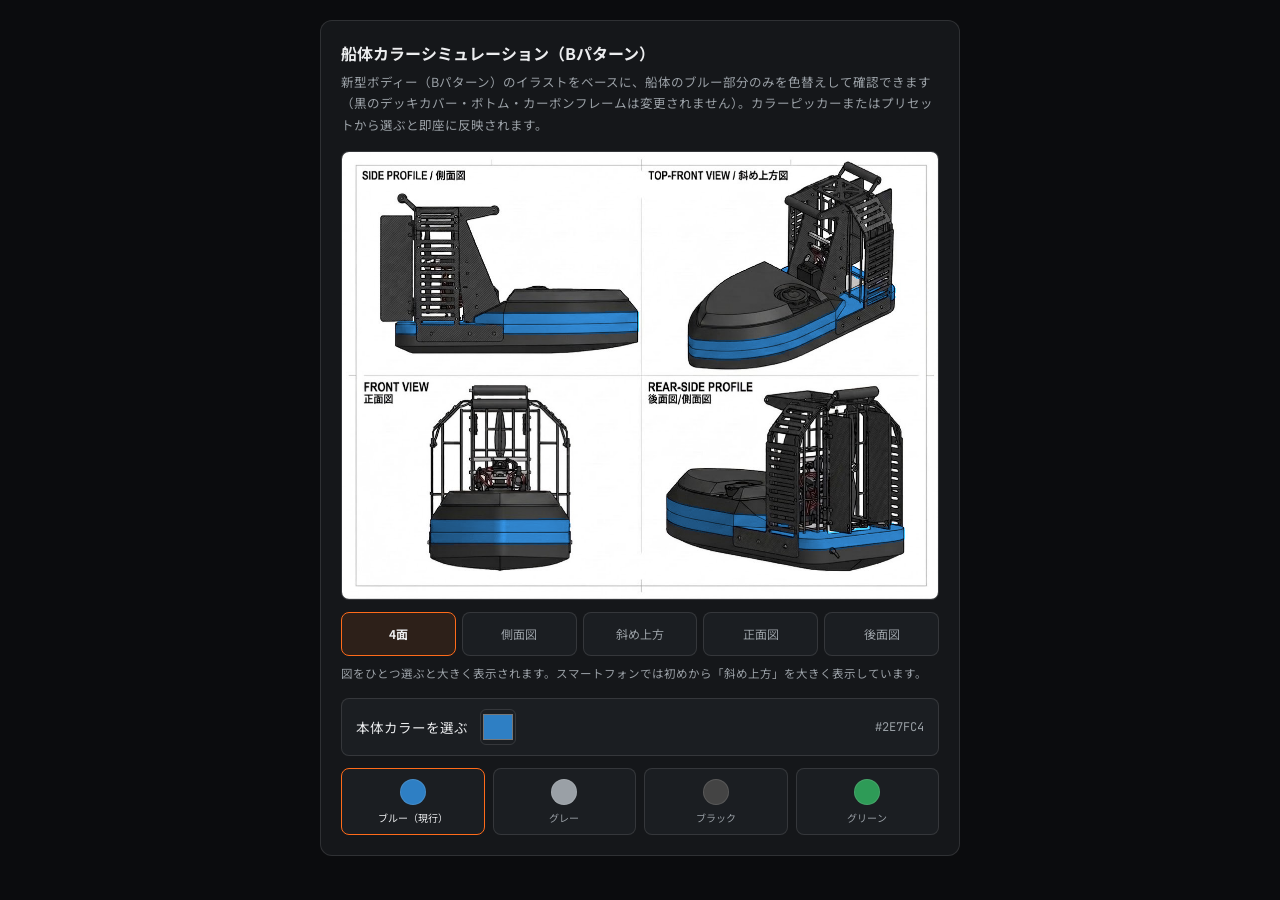
<file: boat-hull-viewer-b.html>
<!DOCTYPE html>
<html lang="ja">
<head>
<meta charset="UTF-8">
<meta name="viewport" content="width=device-width, initial-scale=1.0, viewport-fit=cover">
<title>船体カラーシミュレーター（Bパターン）</title>
<script>
  // Embedded in an iframe (e.g. the product site) → hug content height instead
  // of forcing a full viewport height; the parent page measures and sizes us.
  if (window.self !== window.top) {
    document.documentElement.classList.add('is-embedded');
  }
</script>
<link rel="preconnect" href="https://fonts.googleapis.com">
<link href="https://fonts.googleapis.com/css2?family=Noto+Sans+JP:wght@400;500;700;900&family=JetBrains+Mono:wght@400;500;700&display=swap" rel="stylesheet">
<style>
  :root{
    --bg:#0B0C0E;
    --panel:#15171A;
    --panel-2:#1B1E22;
    --ink:#ECEDEF;
    --ink-dim:#9AA0A6;
    --accent:#FF6B1A;
    --blue:#5FB8FF;
    --line:rgba(236,237,239,0.12);
  }
  *{box-sizing:border-box;}
  html,body{margin:0;padding:0;}
  body{
    background:var(--bg);
    color:var(--ink);
    font-family:'Noto Sans JP',sans-serif;
    min-height:100dvh;
    padding:20px 16px 28px;
  }
  html.is-embedded, html.is-embedded body{ min-height:0; height:auto; }
  .mono{font-family:'JetBrains Mono',monospace;}
  .card{
    width:100%;max-width:640px;margin:0 auto;
    background:var(--panel);
    border:1px solid var(--line);
    border-radius:12px;
    padding:20px;
  }
  h2{font-size:16px;font-weight:700;margin:0 0 6px;}
  .desc{font-size:12.5px;color:var(--ink-dim);line-height:1.7;margin:0 0 16px;}
  .canvas-wrap{
    width:100%;border-radius:8px;overflow:hidden;border:1px solid var(--line);
    background:var(--panel-2);
    display:flex;align-items:center;justify-content:center;
    min-height:200px;
  }
  .canvas-wrap canvas{width:100%;height:auto;display:block;}
  /* ── 表示する図の切り替え(スマホで1面ずつ大きく見るため) ── */
  .view-tabs{display:grid;grid-template-columns:repeat(5,1fr);gap:6px;margin-top:12px;}
  .view-tab{
    min-height:44px;
    background:var(--panel-2);border:1px solid var(--line);border-radius:8px;
    color:var(--ink-dim);font-family:'Noto Sans JP',sans-serif;font-size:12px;
    padding:8px 2px;cursor:pointer;white-space:nowrap;
    transition:border-color .15s,color .15s,background .15s;
  }
  @media(max-width:420px){ .view-tab{font-size:11px;letter-spacing:-0.02em;} }
  .view-tab:hover{border-color:var(--ink-dim);color:var(--ink);}
  .view-tab[aria-selected="true"]{
    border-color:var(--accent);color:var(--ink);background:rgba(255,107,26,.10);font-weight:700;
  }
  .view-tab:focus-visible{outline:2px solid var(--blue);outline-offset:2px;}
  .view-hint{font-size:11.5px;color:var(--ink-dim);margin:8px 0 0;line-height:1.6;}
  .loading{padding:64px 0;font-size:13px;color:var(--ink-dim);}
  .color-row{
    display:flex;align-items:center;gap:12px;margin-top:16px;
    background:var(--panel-2);border:1px solid var(--line);border-radius:8px;
    padding:10px 14px;
  }
  .color-row label{font-size:13.5px;color:var(--ink);}
  .color-row input[type=color]{
    width:36px;height:36px;border-radius:6px;cursor:pointer;
    border:1px solid var(--line);background:transparent;padding:0;
  }
  .color-row .hex{margin-left:auto;font-size:12px;color:var(--ink-dim);}
  .presets{
    margin-top:12px;
    display:grid;grid-template-columns:repeat(4,1fr);gap:8px;
  }
  .preset-btn{
    display:flex;flex-direction:column;align-items:center;gap:6px;
    background:var(--panel-2);border:1px solid var(--line);border-radius:8px;
    padding:10px 4px;cursor:pointer;
    font-family:'Noto Sans JP',sans-serif;
    transition:border-color .15s;
  }
  .preset-btn:hover{border-color:var(--ink-dim);}
  .preset-btn.active{border-color:var(--accent);}
  .preset-btn .swatch{
    width:26px;height:26px;border-radius:50%;border:1px solid var(--line);
  }
  .preset-btn .label{font-size:10px;color:var(--ink-dim);line-height:1.3;text-align:center;}
  .preset-btn.active .label{color:var(--ink);}
</style>
</head>
<body>

<div class="card">
  <h2>船体カラーシミュレーション（Bパターン）</h2>
  <p class="desc">新型ボディー（Bパターン）のイラストをベースに、船体のブルー部分のみを色替えして確認できます（黒のデッキカバー・ボトム・カーボンフレームは変更されません）。カラーピッカーまたはプリセットから選ぶと即座に反映されます。</p>

  <div class="canvas-wrap">
    <div class="loading" id="loadingMsg">画像を読み込み中...</div>
    <canvas id="boatCanvas" style="display:none;"></canvas>
  </div>

  <div class="view-tabs" id="viewTabs" role="tablist" aria-label="表示する図を選ぶ"></div>
  <p class="view-hint">図をひとつ選ぶと大きく表示されます。スマートフォンでは初めから「斜め上方」を大きく表示しています。</p>

  <div class="color-row">
    <label for="colorPicker">本体カラーを選ぶ</label>
    <input type="color" id="colorPicker" value="#2E7FC4">
    <span class="hex mono" id="hexLabel">#2E7FC4</span>
  </div>

  <div class="presets" id="presetGrid"></div>
</div>

<script>
(function(){
  const IMAGE_SRC = "[data-uri]";
  const MASK_SRC = "[data-uri]";

  const PRESETS = [
    { name: 'ブルー（現行）', hex: '#2E7FC4' },
    { name: 'グレー', hex: '#9AA0A6' },
    { name: 'ブラック', hex: '#444444' },
    { name: 'グリーン', hex: '#2E9B57' },
  ];

  const REF_LUM = 118; // 元画像のブルー部分の基準輝度

  // ── 4面図の切り出し位置(画像全体に対する割合) ──
  // 4面まとめてだと1面あたりが小さいため、1面だけを拡大表示できるようにする。
  const SPLIT_X = 600 / 1195, SPLIT_Y = 448 / 896;
  const VIEWS = [
    { key:'all',   label:'4面',     x:0,       y:0,       w:1,         h:1         },
    { key:'side',  label:'側面図',   x:0,       y:0,       w:SPLIT_X,   h:SPLIT_Y   },
    { key:'top',   label:'斜め上方', x:SPLIT_X, y:0,       w:1-SPLIT_X, h:SPLIT_Y   },
    { key:'front', label:'正面図',   x:0,       y:SPLIT_Y, w:SPLIT_X,   h:1-SPLIT_Y },
    { key:'rear',  label:'後面図',   x:SPLIT_X, y:SPLIT_Y, w:1-SPLIT_X, h:1-SPLIT_Y },
  ];
  // 画面が狭いときは4面だと色を判断しづらいので、既定で斜め上方図を大きく出す
  let currentView = (window.innerWidth <= 600) ? 'top' : 'all';
  let fullCanvas = null;

  const canvas = document.getElementById('boatCanvas');
  const loadingMsg = document.getElementById('loadingMsg');
  const colorPicker = document.getElementById('colorPicker');
  const hexLabel = document.getElementById('hexLabel');
  const presetGrid = document.getElementById('presetGrid');
  const viewTabs = document.getElementById('viewTabs');

  let baseData = null;
  let flags = null;
  let width = 0, height = 0;
  let color = '#2E7FC4';

  function hexToRgb(hex){
    const v = hex.replace('#', '');
    return {
      r: parseInt(v.substring(0,2),16),
      g: parseInt(v.substring(2,4),16),
      b: parseInt(v.substring(4,6),16),
    };
  }

  function loadImage(src){
    return new Promise((resolve, reject) => {
      const img = new Image();
      img.onload = () => resolve(img);
      img.onerror = reject;
      img.src = src;
    });
  }

  // 色替えした「画像全体」をオフスクリーンに描く(色替えの計算は従来どおり)
  function paintFull(){
    if (!baseData || !flags) return;
    const out = new Uint8ClampedArray(baseData);
    const t = hexToRgb(color);

    for (let i = 0, p = 0; i < flags.length; i++, p += 4){
      if (!flags[i]) continue;
      const lum = 0.299*baseData[p] + 0.587*baseData[p+1] + 0.114*baseData[p+2];
      let factor = lum / REF_LUM;
      factor = Math.max(0.30, Math.min(1.75, factor));
      out[p]   = Math.min(255, t.r * factor);
      out[p+1] = Math.min(255, t.g * factor);
      out[p+2] = Math.min(255, t.b * factor);
    }

    if (!fullCanvas){
      fullCanvas = document.createElement('canvas');
      fullCanvas.width = width;
      fullCanvas.height = height;
    }
    fullCanvas.getContext('2d').putImageData(new ImageData(out, width, height), 0, 0);
  }

  // 選ばれている図の範囲だけを切り出して表示する
  function render(){
    if (!baseData || !flags || !canvas) return;
    paintFull();

    const v = VIEWS.find(item => item.key === currentView) || VIEWS[0];
    const sx = Math.round(v.x * width);
    const sy = Math.round(v.y * height);
    const sw = Math.round(v.w * width);
    const sh = Math.round(v.h * height);

    canvas.width = sw;
    canvas.height = sh;
    const ctx = canvas.getContext('2d');
    ctx.imageSmoothingEnabled = true;
    ctx.imageSmoothingQuality = 'high';
    ctx.clearRect(0, 0, sw, sh);
    ctx.drawImage(fullCanvas, sx, sy, sw, sh, 0, 0, sw, sh);
  }

  function buildViewTabs(){
    if (!viewTabs) return;
    viewTabs.innerHTML = '';
    VIEWS.forEach(v => {
      const btn = document.createElement('button');
      btn.type = 'button';
      btn.className = 'view-tab';
      btn.setAttribute('role', 'tab');
      btn.setAttribute('aria-selected', v.key === currentView ? 'true' : 'false');
      btn.dataset.view = v.key;
      btn.textContent = v.label;
      btn.addEventListener('click', () => setView(v.key));
      viewTabs.appendChild(btn);
    });
  }

  // ボタンを作り直すとキーボード操作時にフォーカスが外れるため、状態だけ更新する
  function updateViewTabs(){
    if (!viewTabs) return;
    viewTabs.querySelectorAll('.view-tab').forEach(btn => {
      btn.setAttribute('aria-selected', btn.dataset.view === currentView ? 'true' : 'false');
    });
  }

  function setView(key){
    currentView = key;
    updateViewTabs();
    render();
  }

  function buildPresets(){
    presetGrid.innerHTML = '';
    PRESETS.forEach(p => {
      const btn = document.createElement('button');
      btn.type = 'button';
      btn.className = 'preset-btn' + (p.hex.toLowerCase() === color.toLowerCase() ? ' active' : '');

      const swatch = document.createElement('span');
      swatch.className = 'swatch';
      swatch.style.background = p.hex;

      const label = document.createElement('span');
      label.className = 'label';
      label.textContent = p.name;

      btn.appendChild(swatch);
      btn.appendChild(label);
      btn.addEventListener('click', () => setColor(p.hex));
      presetGrid.appendChild(btn);
    });
  }

  function setColor(hex){
    color = hex;
    colorPicker.value = hex;
    hexLabel.textContent = hex.toUpperCase();
    buildPresets();
    render();
  }

  colorPicker.addEventListener('input', (e) => setColor(e.target.value));

  Promise.all([loadImage(IMAGE_SRC), loadImage(MASK_SRC)]).then(([img, mask]) => {
    width = img.naturalWidth;
    height = img.naturalHeight;

    const off = document.createElement('canvas');
    off.width = width; off.height = height;
    const octx = off.getContext('2d');
    octx.drawImage(img, 0, 0);
    baseData = octx.getImageData(0, 0, width, height).data;

    const moff = document.createElement('canvas');
    moff.width = width; moff.height = height;
    const mctx = moff.getContext('2d');
    mctx.drawImage(mask, 0, 0, width, height);
    const maskData = mctx.getImageData(0, 0, width, height).data;

    flags = new Uint8Array(width * height);
    for (let i = 0, p = 0; i < flags.length; i++, p += 4){
      flags[i] = maskData[p] > 0 ? 1 : 0;
    }

    canvas.width = width;
    canvas.height = height;

    loadingMsg.style.display = 'none';
    canvas.style.display = 'block';

    buildPresets();
    buildViewTabs();
    render();
  }).catch(err => {
    loadingMsg.textContent = '画像の読み込みに失敗しました。';
    console.error(err);
  });
})();
</script>

<script>
(function(){
  // Report our real content height to the parent page so it can size the
  // <iframe> exactly — avoids leftover blank space below on any screen size.
  if (window.self === window.top) return;
  function sendHeight(){
    const h = Math.ceil(document.documentElement.getBoundingClientRect().height);
    parent.postMessage({ type: 'yk-iframe-resize', height: h }, '*');
  }
  if ('ResizeObserver' in window) {
    new ResizeObserver(sendHeight).observe(document.documentElement);
  }
  window.addEventListener('load', sendHeight);
  window.addEventListener('resize', sendHeight);
  sendHeight();
})();
</script>

</body>
</html>
</file>
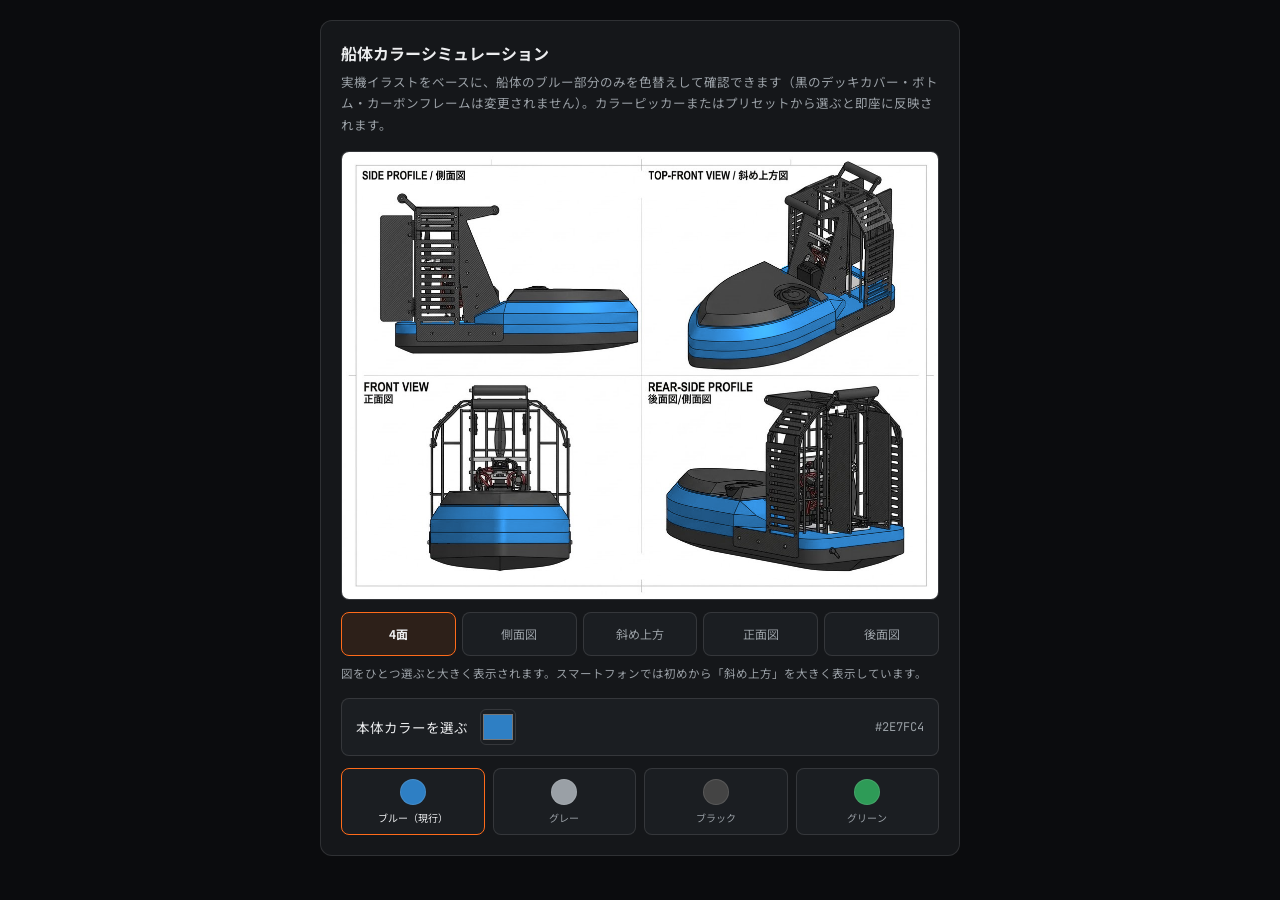
<file: boat-hull-viewer.html>
<!DOCTYPE html>
<html lang="ja">
<head>
<meta charset="UTF-8">
<meta name="viewport" content="width=device-width, initial-scale=1.0, viewport-fit=cover">
<title>船体カラーシミュレーター</title>
<script>
  // Embedded in an iframe (e.g. the product site) → hug content height instead
  // of forcing a full viewport height; the parent page measures and sizes us.
  if (window.self !== window.top) {
    document.documentElement.classList.add('is-embedded');
  }
</script>
<link rel="preconnect" href="https://fonts.googleapis.com">
<link href="https://fonts.googleapis.com/css2?family=Noto+Sans+JP:wght@400;500;700;900&family=JetBrains+Mono:wght@400;500;700&display=swap" rel="stylesheet">
<style>
  :root{
    --bg:#0B0C0E;
    --panel:#15171A;
    --panel-2:#1B1E22;
    --ink:#ECEDEF;
    --ink-dim:#9AA0A6;
    --accent:#FF6B1A;
    --blue:#5FB8FF;
    --line:rgba(236,237,239,0.12);
  }
  *{box-sizing:border-box;}
  html,body{margin:0;padding:0;}
  body{
    background:var(--bg);
    color:var(--ink);
    font-family:'Noto Sans JP',sans-serif;
    min-height:100dvh;
    padding:20px 16px 28px;
  }
  html.is-embedded, html.is-embedded body{ min-height:0; height:auto; }
  .mono{font-family:'JetBrains Mono',monospace;}
  .card{
    width:100%;max-width:640px;margin:0 auto;
    background:var(--panel);
    border:1px solid var(--line);
    border-radius:12px;
    padding:20px;
  }
  h2{font-size:16px;font-weight:700;margin:0 0 6px;}
  .desc{font-size:12.5px;color:var(--ink-dim);line-height:1.7;margin:0 0 16px;}
  .canvas-wrap{
    width:100%;border-radius:8px;overflow:hidden;border:1px solid var(--line);
    background:var(--panel-2);
    display:flex;align-items:center;justify-content:center;
    min-height:200px;
  }
  .canvas-wrap canvas{width:100%;height:auto;display:block;}
  /* ── 表示する図の切り替え(スマホで1面ずつ大きく見るため) ── */
  .view-tabs{display:grid;grid-template-columns:repeat(5,1fr);gap:6px;margin-top:12px;}
  .view-tab{
    min-height:44px;
    background:var(--panel-2);border:1px solid var(--line);border-radius:8px;
    color:var(--ink-dim);font-family:'Noto Sans JP',sans-serif;font-size:12px;
    padding:8px 2px;cursor:pointer;white-space:nowrap;
    transition:border-color .15s,color .15s,background .15s;
  }
  @media(max-width:420px){ .view-tab{font-size:11px;letter-spacing:-0.02em;} }
  .view-tab:hover{border-color:var(--ink-dim);color:var(--ink);}
  .view-tab[aria-selected="true"]{
    border-color:var(--accent);color:var(--ink);background:rgba(255,107,26,.10);font-weight:700;
  }
  .view-tab:focus-visible{outline:2px solid var(--blue);outline-offset:2px;}
  .view-hint{font-size:11.5px;color:var(--ink-dim);margin:8px 0 0;line-height:1.6;}
  .loading{padding:64px 0;font-size:13px;color:var(--ink-dim);}
  .color-row{
    display:flex;align-items:center;gap:12px;margin-top:16px;
    background:var(--panel-2);border:1px solid var(--line);border-radius:8px;
    padding:10px 14px;
  }
  .color-row label{font-size:13.5px;color:var(--ink);}
  .color-row input[type=color]{
    width:36px;height:36px;border-radius:6px;cursor:pointer;
    border:1px solid var(--line);background:transparent;padding:0;
  }
  .color-row .hex{margin-left:auto;font-size:12px;color:var(--ink-dim);}
  .presets{
    margin-top:12px;
    display:grid;grid-template-columns:repeat(4,1fr);gap:8px;
  }
  .preset-btn{
    display:flex;flex-direction:column;align-items:center;gap:6px;
    background:var(--panel-2);border:1px solid var(--line);border-radius:8px;
    padding:10px 4px;cursor:pointer;
    font-family:'Noto Sans JP',sans-serif;
    transition:border-color .15s;
  }
  .preset-btn:hover{border-color:var(--ink-dim);}
  .preset-btn.active{border-color:var(--accent);}
  .preset-btn .swatch{
    width:26px;height:26px;border-radius:50%;border:1px solid var(--line);
  }
  .preset-btn .label{font-size:10px;color:var(--ink-dim);line-height:1.3;text-align:center;}
  .preset-btn.active .label{color:var(--ink);}
</style>
</head>
<body>

<div class="card">
  <h2>船体カラーシミュレーション</h2>
  <p class="desc">実機イラストをベースに、船体のブルー部分のみを色替えして確認できます（黒のデッキカバー・ボトム・カーボンフレームは変更されません）。カラーピッカーまたはプリセットから選ぶと即座に反映されます。</p>

  <div class="canvas-wrap">
    <div class="loading" id="loadingMsg">画像を読み込み中...</div>
    <canvas id="boatCanvas" style="display:none;"></canvas>
  </div>

  <div class="view-tabs" id="viewTabs" role="tablist" aria-label="表示する図を選ぶ"></div>
  <p class="view-hint">図をひとつ選ぶと大きく表示されます。スマートフォンでは初めから「斜め上方」を大きく表示しています。</p>

  <div class="color-row">
    <label for="colorPicker">本体カラーを選ぶ</label>
    <input type="color" id="colorPicker" value="#2E7FC4">
    <span class="hex mono" id="hexLabel">#2E7FC4</span>
  </div>

  <div class="presets" id="presetGrid"></div>
</div>

<script>
(function(){
  const IMAGE_SRC = "[data-uri]";
  const MASK_SRC = "[data-uri]";

  const PRESETS = [
    { name: 'ブルー（現行）', hex: '#2E7FC4' },
    { name: 'グレー', hex: '#9AA0A6' },
    { name: 'ブラック', hex: '#444444' },
    { name: 'グリーン', hex: '#2E9B57' },
  ];

  const REF_LUM = 118; // 元画像のブルー部分の基準輝度

  // ── 4面図の切り出し位置(画像全体に対する割合) ──
  // 4面まとめてだと1面あたりが小さいため、1面だけを拡大表示できるようにする。
  const SPLIT_X = 600 / 1195, SPLIT_Y = 448 / 896;
  const VIEWS = [
    { key:'all',   label:'4面',     x:0,       y:0,       w:1,         h:1         },
    { key:'side',  label:'側面図',   x:0,       y:0,       w:SPLIT_X,   h:SPLIT_Y   },
    { key:'top',   label:'斜め上方', x:SPLIT_X, y:0,       w:1-SPLIT_X, h:SPLIT_Y   },
    { key:'front', label:'正面図',   x:0,       y:SPLIT_Y, w:SPLIT_X,   h:1-SPLIT_Y },
    { key:'rear',  label:'後面図',   x:SPLIT_X, y:SPLIT_Y, w:1-SPLIT_X, h:1-SPLIT_Y },
  ];
  // 画面が狭いときは4面だと色を判断しづらいので、既定で斜め上方図を大きく出す
  let currentView = (window.innerWidth <= 600) ? 'top' : 'all';
  let fullCanvas = null;

  const canvas = document.getElementById('boatCanvas');
  const loadingMsg = document.getElementById('loadingMsg');
  const colorPicker = document.getElementById('colorPicker');
  const hexLabel = document.getElementById('hexLabel');
  const presetGrid = document.getElementById('presetGrid');
  const viewTabs = document.getElementById('viewTabs');

  let baseData = null;
  let flags = null;
  let width = 0, height = 0;
  let color = '#2E7FC4';

  function hexToRgb(hex){
    const v = hex.replace('#', '');
    return {
      r: parseInt(v.substring(0,2),16),
      g: parseInt(v.substring(2,4),16),
      b: parseInt(v.substring(4,6),16),
    };
  }

  function loadImage(src){
    return new Promise((resolve, reject) => {
      const img = new Image();
      img.onload = () => resolve(img);
      img.onerror = reject;
      img.src = src;
    });
  }

  // 色替えした「画像全体」をオフスクリーンに描く(色替えの計算は従来どおり)
  function paintFull(){
    if (!baseData || !flags) return;
    const out = new Uint8ClampedArray(baseData);
    const t = hexToRgb(color);

    for (let i = 0, p = 0; i < flags.length; i++, p += 4){
      if (!flags[i]) continue;
      const lum = 0.299*baseData[p] + 0.587*baseData[p+1] + 0.114*baseData[p+2];
      let factor = lum / REF_LUM;
      factor = Math.max(0.30, Math.min(1.75, factor));
      out[p]   = Math.min(255, t.r * factor);
      out[p+1] = Math.min(255, t.g * factor);
      out[p+2] = Math.min(255, t.b * factor);
    }

    if (!fullCanvas){
      fullCanvas = document.createElement('canvas');
      fullCanvas.width = width;
      fullCanvas.height = height;
    }
    fullCanvas.getContext('2d').putImageData(new ImageData(out, width, height), 0, 0);
  }

  // 選ばれている図の範囲だけを切り出して表示する
  function render(){
    if (!baseData || !flags || !canvas) return;
    paintFull();

    const v = VIEWS.find(item => item.key === currentView) || VIEWS[0];
    const sx = Math.round(v.x * width);
    const sy = Math.round(v.y * height);
    const sw = Math.round(v.w * width);
    const sh = Math.round(v.h * height);

    canvas.width = sw;
    canvas.height = sh;
    const ctx = canvas.getContext('2d');
    ctx.imageSmoothingEnabled = true;
    ctx.imageSmoothingQuality = 'high';
    ctx.clearRect(0, 0, sw, sh);
    ctx.drawImage(fullCanvas, sx, sy, sw, sh, 0, 0, sw, sh);
  }

  function buildViewTabs(){
    if (!viewTabs) return;
    viewTabs.innerHTML = '';
    VIEWS.forEach(v => {
      const btn = document.createElement('button');
      btn.type = 'button';
      btn.className = 'view-tab';
      btn.setAttribute('role', 'tab');
      btn.setAttribute('aria-selected', v.key === currentView ? 'true' : 'false');
      btn.dataset.view = v.key;
      btn.textContent = v.label;
      btn.addEventListener('click', () => setView(v.key));
      viewTabs.appendChild(btn);
    });
  }

  // ボタンを作り直すとキーボード操作時にフォーカスが外れるため、状態だけ更新する
  function updateViewTabs(){
    if (!viewTabs) return;
    viewTabs.querySelectorAll('.view-tab').forEach(btn => {
      btn.setAttribute('aria-selected', btn.dataset.view === currentView ? 'true' : 'false');
    });
  }

  function setView(key){
    currentView = key;
    updateViewTabs();
    render();
  }

  function buildPresets(){
    presetGrid.innerHTML = '';
    PRESETS.forEach(p => {
      const btn = document.createElement('button');
      btn.type = 'button';
      btn.className = 'preset-btn' + (p.hex.toLowerCase() === color.toLowerCase() ? ' active' : '');

      const swatch = document.createElement('span');
      swatch.className = 'swatch';
      swatch.style.background = p.hex;

      const label = document.createElement('span');
      label.className = 'label';
      label.textContent = p.name;

      btn.appendChild(swatch);
      btn.appendChild(label);
      btn.addEventListener('click', () => setColor(p.hex));
      presetGrid.appendChild(btn);
    });
  }

  function setColor(hex){
    color = hex;
    colorPicker.value = hex;
    hexLabel.textContent = hex.toUpperCase();
    buildPresets();
    render();
  }

  colorPicker.addEventListener('input', (e) => setColor(e.target.value));

  Promise.all([loadImage(IMAGE_SRC), loadImage(MASK_SRC)]).then(([img, mask]) => {
    width = img.naturalWidth;
    height = img.naturalHeight;

    const off = document.createElement('canvas');
    off.width = width; off.height = height;
    const octx = off.getContext('2d');
    octx.drawImage(img, 0, 0);
    baseData = octx.getImageData(0, 0, width, height).data;

    const moff = document.createElement('canvas');
    moff.width = width; moff.height = height;
    const mctx = moff.getContext('2d');
    mctx.drawImage(mask, 0, 0, width, height);
    const maskData = mctx.getImageData(0, 0, width, height).data;

    flags = new Uint8Array(width * height);
    for (let i = 0, p = 0; i < flags.length; i++, p += 4){
      flags[i] = maskData[p] > 0 ? 1 : 0;
    }

    canvas.width = width;
    canvas.height = height;

    loadingMsg.style.display = 'none';
    canvas.style.display = 'block';

    buildPresets();
    buildViewTabs();
    render();
  }).catch(err => {
    loadingMsg.textContent = '画像の読み込みに失敗しました。';
    console.error(err);
  });
})();
</script>

<script>
(function(){
  // Report our real content height to the parent page so it can size the
  // <iframe> exactly — avoids leftover blank space below on any screen size.
  if (window.self === window.top) return;
  function sendHeight(){
    const h = Math.ceil(document.documentElement.getBoundingClientRect().height);
    parent.postMessage({ type: 'yk-iframe-resize', height: h }, '*');
  }
  if ('ResizeObserver' in window) {
    new ResizeObserver(sendHeight).observe(document.documentElement);
  }
  window.addEventListener('load', sendHeight);
  window.addEventListener('resize', sendHeight);
  sendHeight();
})();
</script>

</body>
</html>
</file>
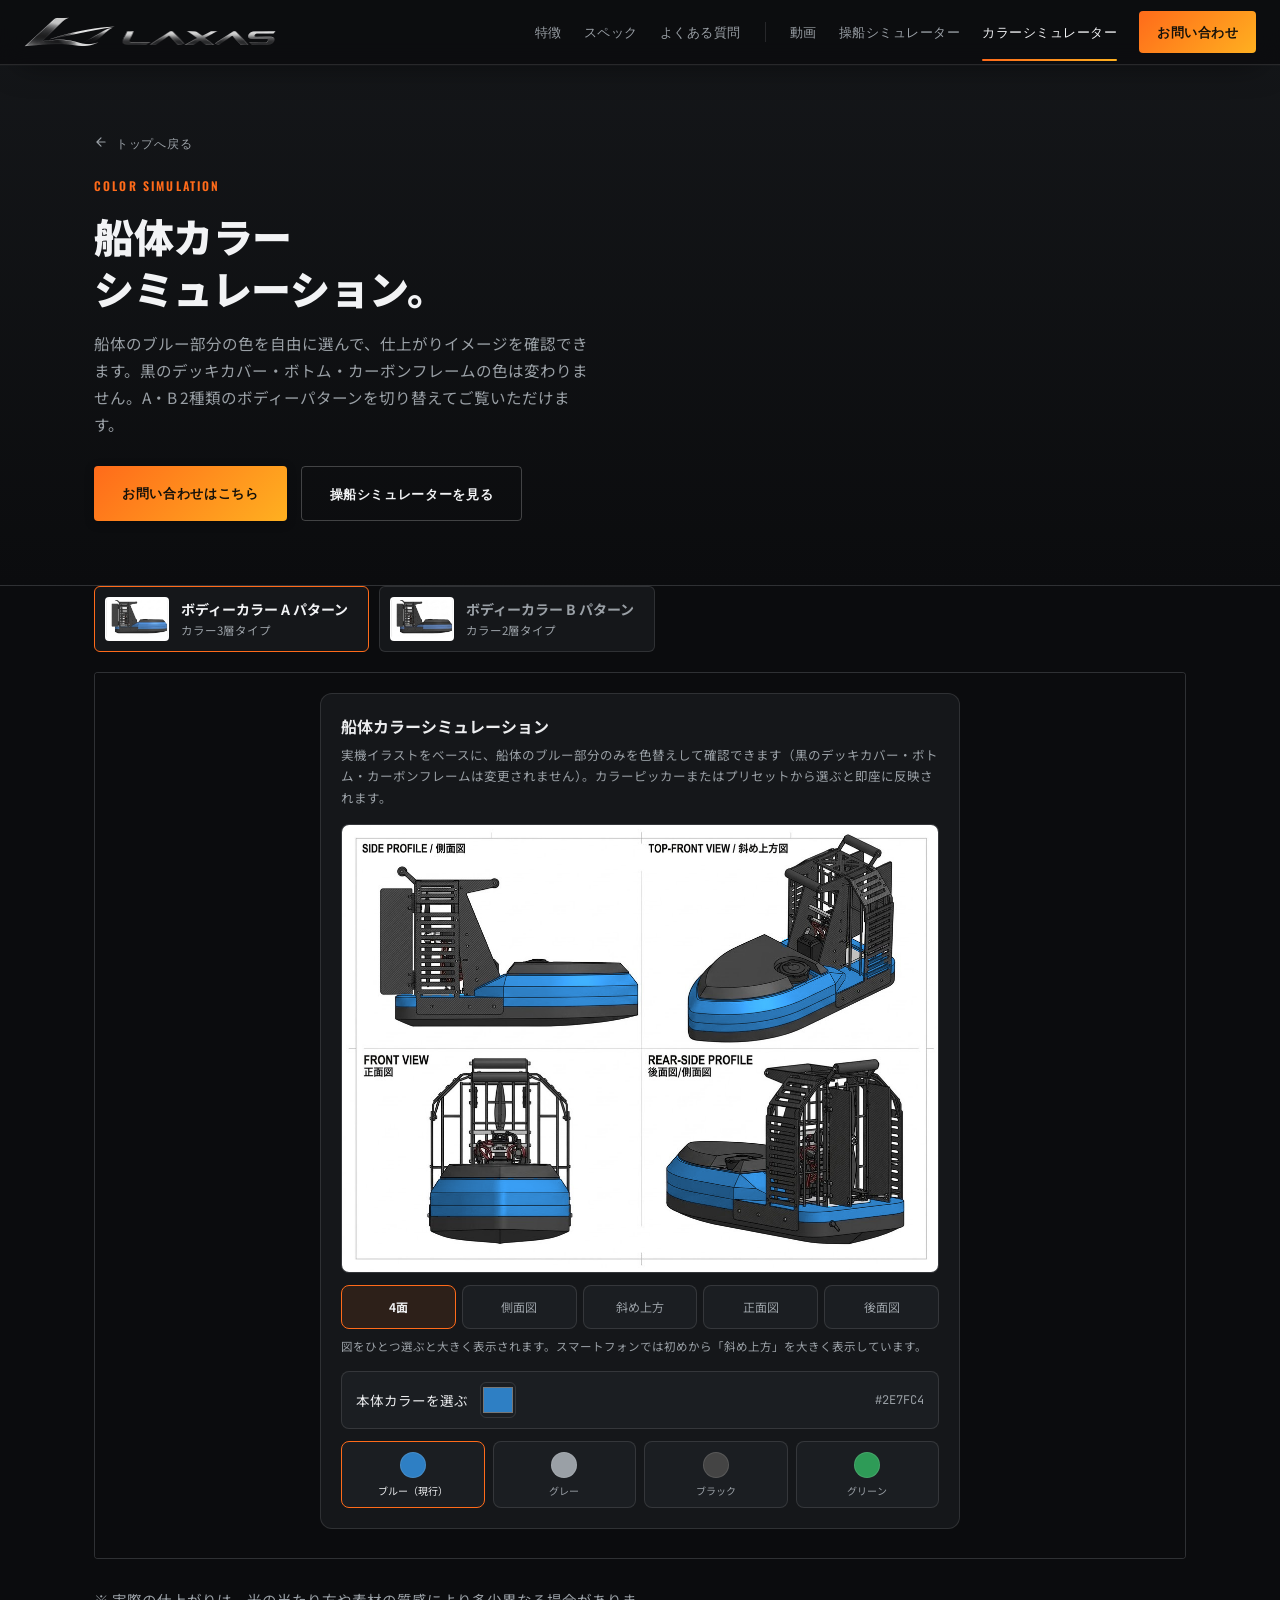
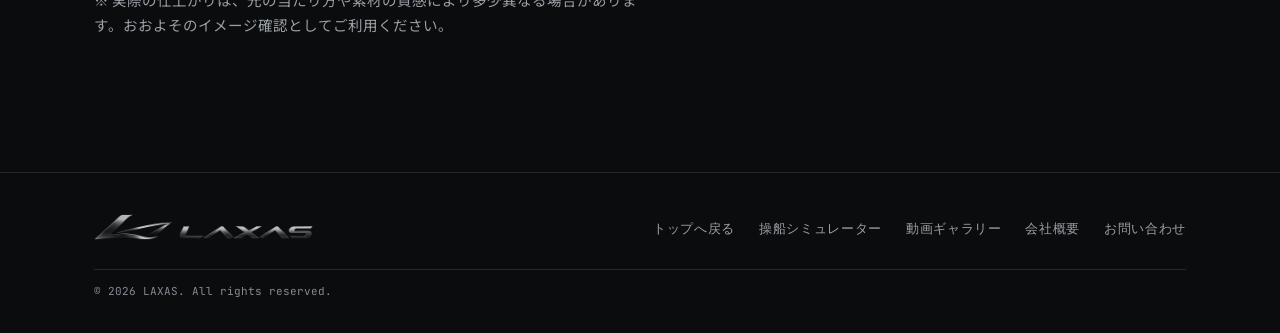
<file: color.html>
<!DOCTYPE html>
<html lang="ja">
<head>
<meta charset="UTF-8">
<meta name="viewport" content="width=device-width, initial-scale=1.0">
<title>船体カラーシミュレーター ｜ LAXAS 電動農薬散布ボート</title>
<meta name="description" content="農薬散布ボート「LAXAS」の船体カラーをブラウザ上でシミュレーション。本体カラーを自由に選んで、仕上がりイメージをその場で確認できます。">
<!-- ドメインが確定したら、下記 og:url / og:image / canonical の URL を実際の公開ドメインに差し替えてください -->
<link rel="canonical" href="https://www.yoshida-kako.co.jp/color.html">

<!-- ─── OGP / SNSシェア用 ─── -->
<meta property="og:type" content="website">
<meta property="og:site_name" content="LAXAS">
<meta property="og:locale" content="ja_JP">
<meta property="og:title" content="船体カラーシミュレーター ｜ LAXAS">
<meta property="og:description" content="農薬散布ボート「LAXAS」の船体カラーをブラウザ上でシミュレーション。本体カラーを自由に選んで仕上がりイメージを確認できます。">
<meta property="og:url" content="https://www.yoshida-kako.co.jp/color.html">
<meta property="og:image" content="https://www.yoshida-kako.co.jp/og-image.jpg">
<meta property="og:image:width" content="1200">
<meta property="og:image:height" content="630">
<meta property="og:image:alt" content="LAXAS 電動農薬散布ボート">
<meta name="twitter:card" content="summary_large_image">
<meta name="twitter:title" content="船体カラーシミュレーター ｜ LAXAS">
<meta name="twitter:description" content="農薬散布ボート「LAXAS」の船体カラーをブラウザ上でシミュレーション。本体カラーを自由に選んで確認できます。">
<meta name="twitter:image" content="https://www.yoshida-kako.co.jp/og-image.jpg">

<link rel="icon" href="favicon.ico" sizes="any">
<link rel="icon" type="image/png" sizes="32x32" href="icons/favicon-32.png">
<link rel="icon" type="image/png" sizes="16x16" href="icons/favicon-16.png">
<link rel="apple-touch-icon" sizes="180x180" href="icons/apple-touch-icon.png">
<link rel="manifest" href="site.webmanifest">
<meta name="theme-color" content="#0B0C0E">
<meta name="mobile-web-app-capable" content="yes">
<meta name="apple-mobile-web-app-capable" content="yes">
<meta name="apple-mobile-web-app-status-bar-style" content="black-translucent">
<meta name="apple-mobile-web-app-title" content="LAXAS">

<link rel="preconnect" href="https://fonts.googleapis.com">
<link rel="preconnect" href="https://fonts.gstatic.com" crossorigin>
<link href="https://fonts.googleapis.com/css2?family=JetBrains+Mono:wght@400;500;700&family=Noto+Sans+JP:wght@400;500;700;900&family=Oswald:wght@500;600;700&display=swap" rel="stylesheet">
<link rel="stylesheet" href="common.css">
<style>
  .sim-section{background:var(--bg);padding:0 0 120px;}
  .sim-tabs{display:flex;gap:10px;margin-bottom:20px;flex-wrap:wrap;}
  .sim-tab{
    font-family:'Noto Sans JP',sans-serif;text-align:left;
    display:flex;align-items:center;gap:12px;
    background:var(--panel);border:1px solid var(--line);border-radius:6px;
    color:var(--ink-dim);padding:10px 20px 10px 10px;cursor:pointer;transition:border-color .15s,color .15s;
  }
  .sim-tab:hover{border-color:var(--ink-dim);color:var(--ink);}
  .sim-tab.active{border-color:var(--accent);color:var(--ink);}
  .sim-tab .sim-tab-thumb{
    width:64px;height:44px;object-fit:contain;border-radius:4px;background:#fff;
    border:1px solid var(--line);flex-shrink:0;
  }
  .sim-tab .sim-tab-title{display:block;font-size:14px;font-weight:700;}
  .sim-tab .sim-tab-sub{display:block;font-weight:400;font-size:11.5px;margin-top:3px;color:var(--ink-dim);}
  .sim-frame-wrap{
    background:var(--panel);border:1px solid var(--line);border-radius:4px;overflow:hidden;
  }
  .sim-frame-wrap iframe{
    width:100%;height:640px;border:0;display:block;background:#0B0C0E;
    transition:height .2s ease;
  }
  .sim-notes{margin-top:28px;color:var(--ink-dim);font-size:14.5px;max-width:70ch;}
</style>
</head>
<body id="top" data-page="color">

<!-- ─── Header ─── -->
<header>
  <div class="wrap">
    <a class="logo" href="index.html"><img src="brand/laxas-lockup.png" alt="LAXAS" width="252" height="30"></a>
    <button class="nav-toggle" id="navToggle" type="button" aria-label="メニューを開く" aria-expanded="false" aria-controls="siteNav">
      <span></span><span></span><span></span>
    </button>
    <nav id="siteNav" aria-label="メインメニュー">
      <ul>
        <li><a href="index.html#features" data-nav="features">特徴</a></li>
        <li><a href="index.html#spec-table" data-nav="spec-table">スペック</a></li>
        <li><a href="index.html#faq" data-nav="faq">よくある質問</a></li>
        <li class="nav-sep" aria-hidden="true"></li>
        <li><a href="videos.html" data-nav="videos">動画</a></li>
        <li><a href="simulator.html" data-nav="simulator">操船シミュレーター</a></li>
        <li><a href="color.html" data-nav="color">カラーシミュレーター</a></li>
        <li><a href="index.html#contact" data-nav="contact" class="nav-cta">お問い合わせ</a></li>
      </ul>
    </nav>
  </div>
</header>

<!-- ─── Page banner ─── -->
<section class="page-banner">
  <div class="wrap">
    <a class="back-link" href="index.html">
      <svg width="14" height="14" viewBox="0 0 24 24" fill="none" stroke="currentColor" stroke-width="2" stroke-linecap="round" stroke-linejoin="round"><path d="M19 12H5M12 19l-7-7 7-7"/></svg>
      トップへ戻る
    </a>
    <div class="eyebrow">COLOR SIMULATION</div>
    <h1>船体カラー<br>シミュレーション。</h1>
    <p class="lead">船体のブルー部分の色を自由に選んで、仕上がりイメージを確認できます。黒のデッキカバー・ボトム・カーボンフレームの色は変わりません。A・B 2種類のボディーパターンを切り替えてご覧いただけます。</p>
    <div class="cta-row" style="margin-top:28px;display:flex;gap:14px;flex-wrap:wrap;">
      <a href="index.html#contact" class="btn btn-primary">お問い合わせはこちら</a>
      <a href="simulator.html" class="btn btn-ghost">操船シミュレーターを見る</a>
    </div>
  </div>
  <!-- モバイル固定CTAバー: このマーカーが画面外(上)に出たらバーを表示する -->
  <div id="ctaBarShow" aria-hidden="true"></div>
</section>

<!-- ─── Color simulator ─── -->
<section class="sim-section">
  <div class="wrap">
    <div class="sim-tabs reveal" role="tablist" aria-label="ボディーカラーパターン選択">
      <button type="button" class="sim-tab active" id="simTabA" data-target="simFrameA" role="tab" aria-selected="true">
        <img class="sim-tab-thumb" src="[data-uri]" alt="Aパターン 側面図">
        <span>
          <span class="sim-tab-title">ボディーカラー A パターン</span>
          <span class="sim-tab-sub">カラー3層タイプ</span>
        </span>
      </button>
      <button type="button" class="sim-tab" id="simTabB" data-target="simFrameB" role="tab" aria-selected="false">
        <img class="sim-tab-thumb" src="[data-uri]" alt="Bパターン 側面図">
        <span>
          <span class="sim-tab-title">ボディーカラー B パターン</span>
          <span class="sim-tab-sub">カラー2層タイプ</span>
        </span>
      </button>
    </div>
    <div class="sim-frame-wrap reveal" id="simFrameA">
      <iframe src="boat-hull-viewer.html" title="船体カラーシミュレーター（Aパターン）" loading="lazy" data-autoresize></iframe>
    </div>
    <div class="sim-frame-wrap reveal" id="simFrameB" hidden>
      <iframe src="boat-hull-viewer-b.html" title="船体カラーシミュレーター（Bパターン）" loading="lazy" data-autoresize></iframe>
    </div>
    <p class="sim-notes reveal">※ 実際の仕上がりは、光の当たり方や素材の質感により多少異なる場合があります。おおよそのイメージ確認としてご利用ください。</p>
  </div>
</section>

<script>
(function(){
  var tabs = document.querySelectorAll('.sim-tab');
  var panels = { simFrameA: document.getElementById('simFrameA'), simFrameB: document.getElementById('simFrameB') };
  tabs.forEach(function(tab){
    tab.addEventListener('click', function(){
      tabs.forEach(function(t){ t.classList.remove('active'); t.setAttribute('aria-selected', 'false'); });
      tab.classList.add('active');
      tab.setAttribute('aria-selected', 'true');
      var target = tab.getAttribute('data-target');
      Object.keys(panels).forEach(function(key){
        panels[key].hidden = (key !== target);
      });
    });
  });
})();
</script>

<footer>
  <div id="ctaBarHide" aria-hidden="true"></div>
  <div class="wrap">
    <a class="f-logo" href="index.html"><img src="brand/laxas-lockup.png" alt="LAXAS" width="235" height="28"></a>
    <div class="f-links">
      <a href="index.html">トップへ戻る</a>
      <a href="simulator.html">操船シミュレーター</a>
      <a href="videos.html">動画ギャラリー</a>
      <a href="company.html">会社概要</a>
      <a href="index.html#contact">お問い合わせ</a>
    </div>
    <div class="copy">&copy; 2026 LAXAS. All rights reserved.</div>
  </div>
</footer>

<div class="mobile-cta-bar" id="mobileCtaBar">
  <a href="index.html#contact" class="btn btn-primary">お問い合わせはこちら</a>
</div>

<a href="#top" class="back-to-top" id="backToTop" aria-label="トップへ戻る">
  <svg viewBox="0 0 24 24" fill="none" stroke="currentColor" stroke-width="2" stroke-linecap="round" stroke-linejoin="round"><path d="M12 19V5M5 12l7-7 7 7"/></svg>
</a>

<script src="common.js"></script>
</body>
</html>
</file>
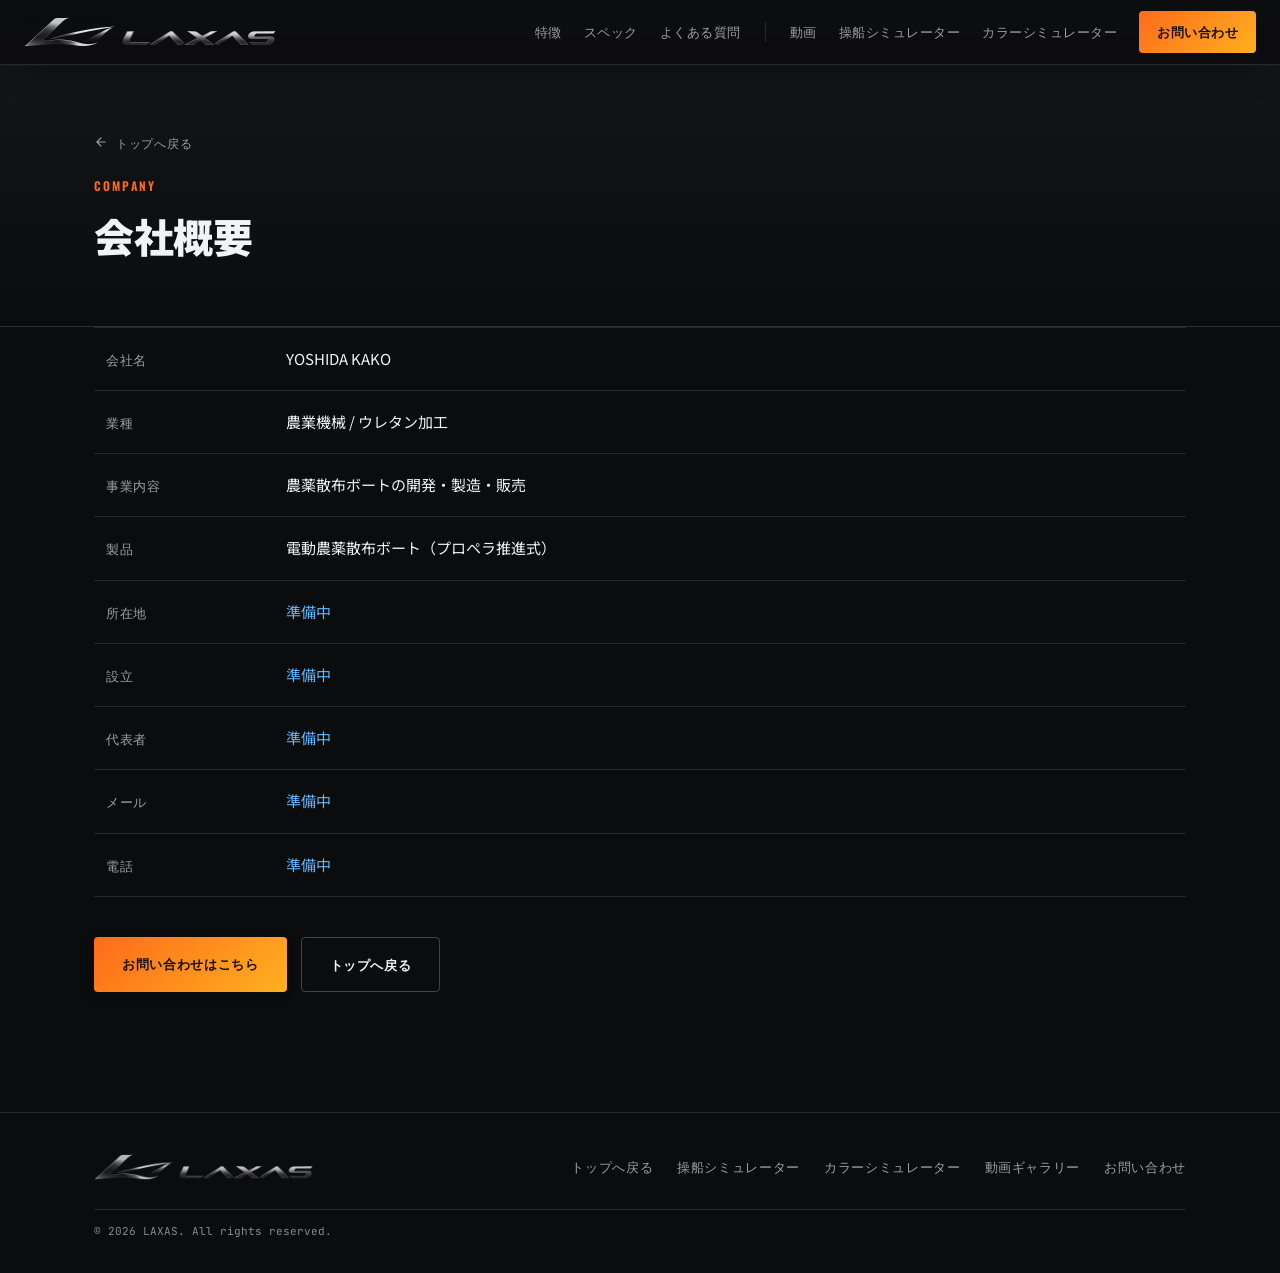
<file: company.html>
<!DOCTYPE html>
<html lang="ja">
<head>
<meta charset="UTF-8">
<meta name="viewport" content="width=device-width, initial-scale=1.0">
<title>会社概要 ｜ LAXAS 電動農薬散布ボート</title>
<meta name="description" content="吉田化工株式会社の会社概要。電動農薬散布ボート「LAXAS」の開発・製造・販売を行う農業機械メーカーです。">
<!-- ドメインが確定したら、下記 og:url / og:image / canonical の URL を実際の公開ドメインに差し替えてください -->
<link rel="canonical" href="https://www.yoshida-kako.co.jp/company.html">

<!-- ─── OGP / SNSシェア用 ─── -->
<meta property="og:type" content="website">
<meta property="og:site_name" content="LAXAS">
<meta property="og:locale" content="ja_JP">
<meta property="og:title" content="会社概要 ｜ LAXAS">
<meta property="og:description" content="吉田化工株式会社の会社概要。電動農薬散布ボート「LAXAS」の開発・製造・販売を行う農業機械メーカーです。">
<meta property="og:url" content="https://www.yoshida-kako.co.jp/company.html">
<meta property="og:image" content="https://www.yoshida-kako.co.jp/og-image.jpg">
<meta property="og:image:width" content="1200">
<meta property="og:image:height" content="630">
<meta property="og:image:alt" content="LAXAS 電動農薬散布ボート">
<meta name="twitter:card" content="summary_large_image">
<meta name="twitter:title" content="会社概要 ｜ LAXAS">
<meta name="twitter:description" content="吉田化工株式会社の会社概要。電動農薬散布ボート「LAXAS」の開発・製造・販売を行う農業機械メーカーです。">
<meta name="twitter:image" content="https://www.yoshida-kako.co.jp/og-image.jpg">

<link rel="icon" href="favicon.ico" sizes="any">
<link rel="icon" type="image/png" sizes="32x32" href="icons/favicon-32.png">
<link rel="icon" type="image/png" sizes="16x16" href="icons/favicon-16.png">
<link rel="apple-touch-icon" sizes="180x180" href="icons/apple-touch-icon.png">
<link rel="manifest" href="site.webmanifest">
<meta name="theme-color" content="#0B0C0E">
<meta name="mobile-web-app-capable" content="yes">
<meta name="apple-mobile-web-app-capable" content="yes">
<meta name="apple-mobile-web-app-status-bar-style" content="black-translucent">
<meta name="apple-mobile-web-app-title" content="LAXAS">

<link rel="preconnect" href="https://fonts.googleapis.com">
<link rel="preconnect" href="https://fonts.gstatic.com" crossorigin>
<link href="https://fonts.googleapis.com/css2?family=JetBrains+Mono:wght@400;500;700&family=Noto+Sans+JP:wght@400;500;700;900&family=Oswald:wght@500;600;700&display=swap" rel="stylesheet">
<link rel="stylesheet" href="common.css">
<style>
  .company-section{background:var(--bg);padding:0 0 120px;}
  .company table{width:100%;border-collapse:collapse;}
  .company td{padding:18px 12px;margin:0 -12px;border-top:1px solid var(--line);font-size:15px;vertical-align:top;border-radius:var(--radius-sm);transition:background .2s;}
  .company tr:hover td{background:rgba(236,237,239,.03);}
  .company tr:last-child td{border-bottom:1px solid var(--line);}
  .company td.k{
    width:180px;color:var(--ink-dim);font-family:var(--mono);font-size:12.5px;
    letter-spacing:.05em;text-transform:uppercase;padding-top:22px;
  }
  .placeholder{color:var(--blue);}
</style>
</head>
<body id="top" data-page="company">

<a class="skip-link" href="#main-content">本文へスキップ</a>

<script src="company-info.js"></script>

<!-- ─── Header ─── -->
<header>
  <div class="wrap">
    <a class="logo" href="index.html"><img src="brand/laxas-lockup.png" alt="LAXAS" width="252" height="30"></a>
    <button class="nav-toggle" id="navToggle" type="button" aria-label="メニューを開く" aria-expanded="false" aria-controls="siteNav">
      <span></span><span></span><span></span>
    </button>
    <nav id="siteNav" aria-label="メインメニュー">
      <ul>
        <li><a href="index.html#features" data-nav="features">特徴</a></li>
        <li><a href="index.html#spec-table" data-nav="spec-table">スペック</a></li>
        <li><a href="index.html#faq" data-nav="faq">よくある質問</a></li>
        <li class="nav-sep" aria-hidden="true"></li>
        <li><a href="videos.html" data-nav="videos">動画</a></li>
        <li><a href="simulator.html" data-nav="simulator">操船シミュレーター</a></li>
        <li><a href="color.html" data-nav="color">カラーシミュレーター</a></li>
        <li><a href="index.html#contact" data-nav="contact" class="nav-cta">お問い合わせ</a></li>
      </ul>
    </nav>
  </div>
</header>

<!-- ─── Page banner ─── -->
<section class="page-banner" id="main-content" tabindex="-1">
  <div class="wrap">
    <a class="back-link" href="index.html">
      <svg width="14" height="14" viewBox="0 0 24 24" fill="none" stroke="currentColor" stroke-width="2" stroke-linecap="round" stroke-linejoin="round"><path d="M19 12H5M12 19l-7-7 7-7"/></svg>
      トップへ戻る
    </a>
    <div class="eyebrow">COMPANY</div>
    <h1>会社概要</h1>
  </div>
  <!-- モバイル固定CTAバー: このマーカーが画面外(上)に出たらバーを表示する -->
  <div id="ctaBarShow" aria-hidden="true"></div>
</section>

<!-- ─── Company table ─── -->
<section class="company company-section">
  <div class="wrap">
    <table class="reveal">
      <tr><td class="k">会社名</td><td>YOSHIDA KAKO</td></tr>
      <tr><td class="k">業種</td><td>農業機械 / ウレタン加工</td></tr>
      <tr><td class="k">事業内容</td><td>農薬散布ボートの開発・製造・販売</td></tr>
      <tr><td class="k">製品</td><td>電動農薬散布ボート（プロペラ推進式）</td></tr>
      <tr><td class="k">所在地</td><td class="placeholder" data-field="address">準備中</td></tr>
      <tr><td class="k">設立</td><td class="placeholder" data-field="founded">準備中</td></tr>
      <tr><td class="k">代表者</td><td class="placeholder" data-field="representative">準備中</td></tr>
      <tr><td class="k">メール</td><td class="placeholder" data-field="email">準備中</td></tr>
      <tr><td class="k">電話</td><td class="placeholder" data-field="tel">準備中</td></tr>
    </table>
    <div class="cta-row" style="margin-top:40px;display:flex;gap:14px;flex-wrap:wrap;">
      <a href="index.html#contact" class="btn btn-primary">お問い合わせはこちら</a>
      <a href="index.html" class="btn btn-ghost">トップへ戻る</a>
    </div>
  </div>
</section>

<footer>
  <div id="ctaBarHide" aria-hidden="true"></div>
  <div class="wrap">
    <a class="f-logo" href="index.html"><img src="brand/laxas-lockup.png" alt="LAXAS" width="235" height="28"></a>
    <div class="f-links">
      <a href="index.html">トップへ戻る</a>
      <a href="simulator.html">操船シミュレーター</a>
      <a href="color.html">カラーシミュレーター</a>
      <a href="videos.html">動画ギャラリー</a>
      <a href="index.html#contact">お問い合わせ</a>
    </div>
    <div class="copy">&copy; 2026 LAXAS. All rights reserved.</div>
  </div>
</footer>

<div class="mobile-cta-bar" id="mobileCtaBar">
  <a href="index.html#contact" class="btn btn-primary">お問い合わせはこちら</a>
</div>

<a href="#top" class="back-to-top" id="backToTop" aria-label="トップへ戻る">
  <svg viewBox="0 0 24 24" fill="none" stroke="currentColor" stroke-width="2" stroke-linecap="round" stroke-linejoin="round"><path d="M12 19V5M5 12l7-7 7 7"/></svg>
</a>

<script src="common.js"></script>
</body>
</html>
</file>
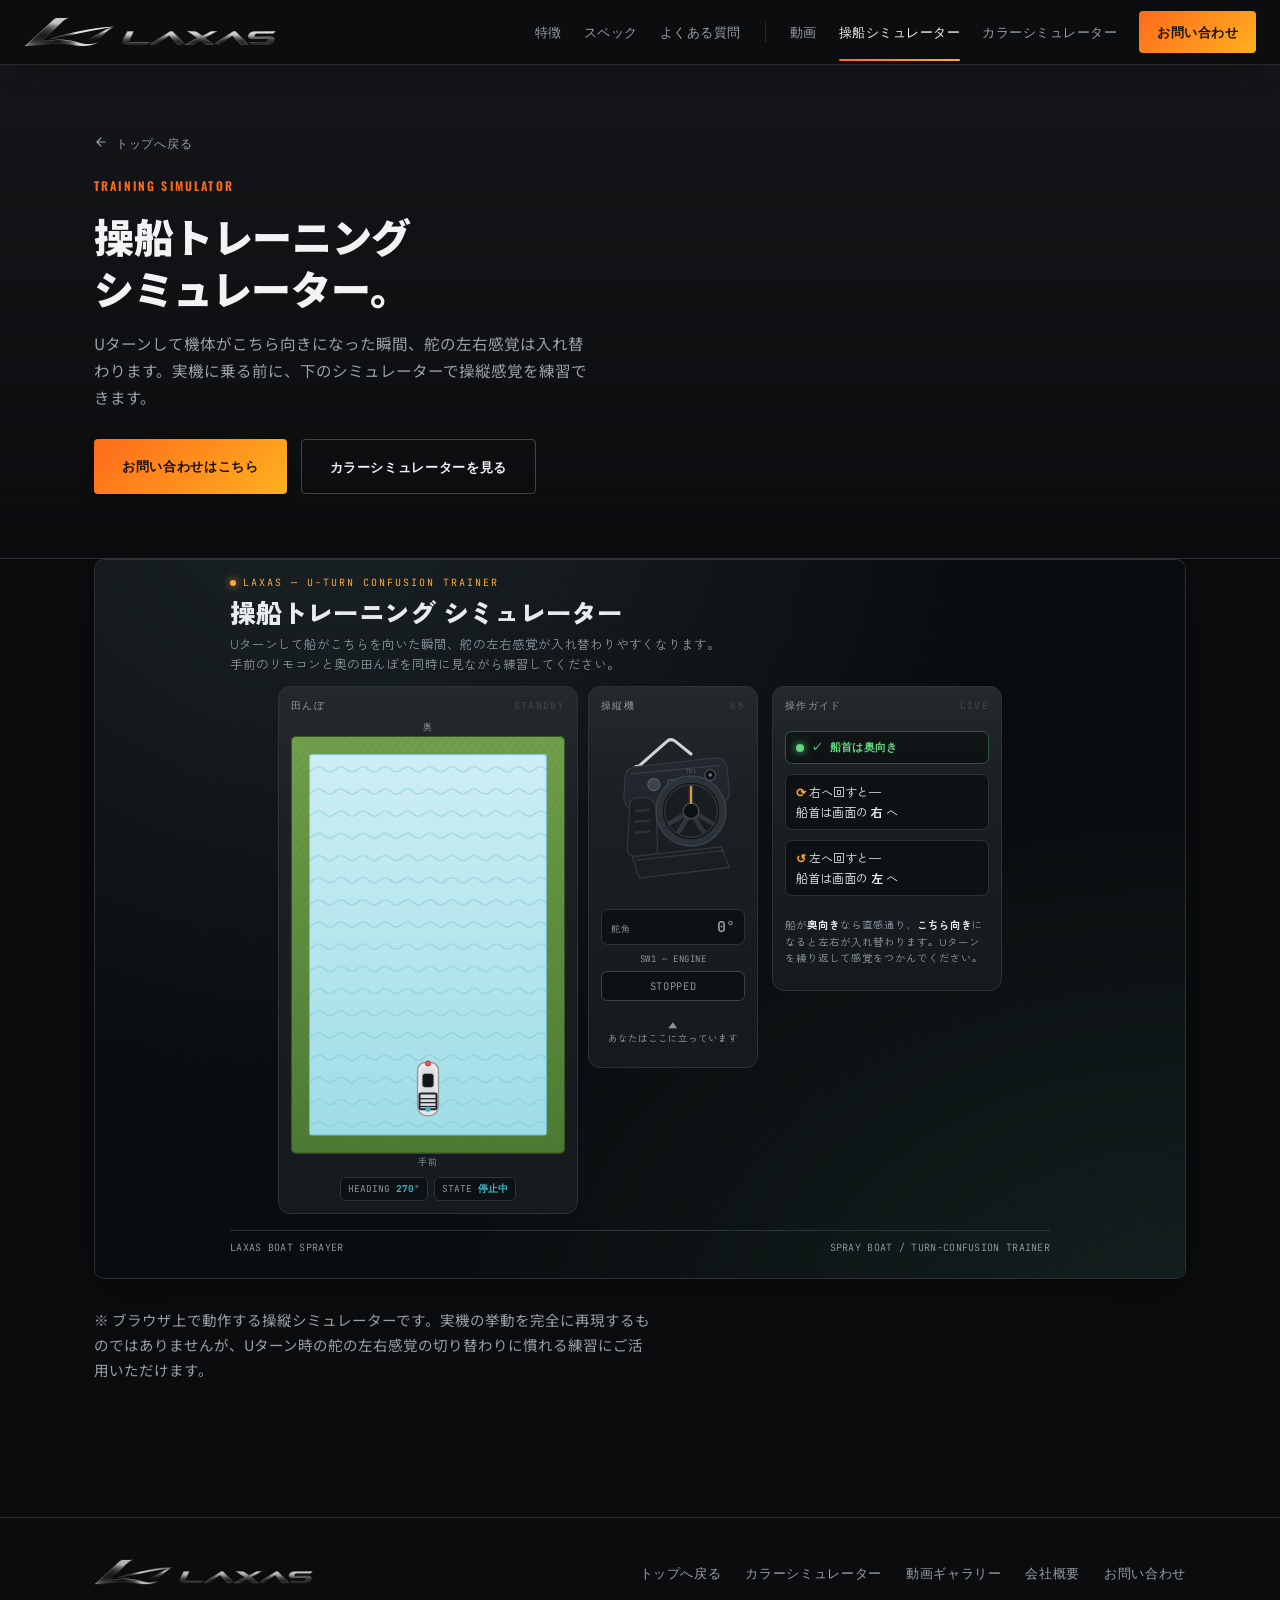
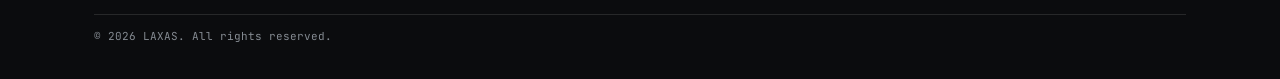
<file: simulator.html>
<!DOCTYPE html>
<html lang="ja">
<head>
<meta charset="UTF-8">
<meta name="viewport" content="width=device-width, initial-scale=1.0">
<title>操船トレーニングシミュレーター ｜ LAXAS 電動農薬散布ボート</title>
<meta name="description" content="Uターン時に舵の左右感覚が入れ替わる操船トレーニングを、ブラウザ上で体験できるシミュレーター。実機に乗る前の練習にご活用いただけます。">
<!-- ドメインが確定したら、下記 og:url / og:image / canonical の URL を実際の公開ドメインに差し替えてください -->
<link rel="canonical" href="https://www.yoshida-kako.co.jp/simulator.html">

<!-- ─── OGP / SNSシェア用 ─── -->
<meta property="og:type" content="website">
<meta property="og:site_name" content="LAXAS">
<meta property="og:locale" content="ja_JP">
<meta property="og:title" content="操船トレーニングシミュレーター ｜ LAXAS">
<meta property="og:description" content="Uターン時に舵の左右感覚が入れ替わる操船トレーニングを、ブラウザ上で体験できるシミュレーター。実機に乗る前の練習にご活用いただけます。">
<meta property="og:url" content="https://www.yoshida-kako.co.jp/simulator.html">
<meta property="og:image" content="https://www.yoshida-kako.co.jp/og-image.jpg">
<meta property="og:image:width" content="1200">
<meta property="og:image:height" content="630">
<meta property="og:image:alt" content="LAXAS 電動農薬散布ボート">
<meta name="twitter:card" content="summary_large_image">
<meta name="twitter:title" content="操船トレーニングシミュレーター ｜ LAXAS">
<meta name="twitter:description" content="Uターン時の舵の左右感覚をブラウザ上で練習できる操船トレーニングシミュレーター。">
<meta name="twitter:image" content="https://www.yoshida-kako.co.jp/og-image.jpg">

<link rel="icon" href="favicon.ico" sizes="any">
<link rel="icon" type="image/png" sizes="32x32" href="icons/favicon-32.png">
<link rel="icon" type="image/png" sizes="16x16" href="icons/favicon-16.png">
<link rel="apple-touch-icon" sizes="180x180" href="icons/apple-touch-icon.png">
<link rel="manifest" href="site.webmanifest">
<meta name="theme-color" content="#0B0C0E">
<meta name="mobile-web-app-capable" content="yes">
<meta name="apple-mobile-web-app-capable" content="yes">
<meta name="apple-mobile-web-app-status-bar-style" content="black-translucent">
<meta name="apple-mobile-web-app-title" content="LAXAS">

<link rel="preconnect" href="https://fonts.googleapis.com">
<link rel="preconnect" href="https://fonts.gstatic.com" crossorigin>
<link href="https://fonts.googleapis.com/css2?family=JetBrains+Mono:wght@400;500;700&family=Noto+Sans+JP:wght@400;500;700;900&family=Oswald:wght@500;600;700&display=swap" rel="stylesheet">
<link rel="stylesheet" href="common.css">
<style>
  .sim-section{background:var(--bg);padding:0 0 120px;}
  .sim-frame-wrap{
    background:var(--panel);border:1px solid var(--line);border-radius:var(--radius-md);overflow:hidden;
    box-shadow:var(--shadow-md);
  }
  .sim-frame-wrap iframe{
    width:100%;height:700px;border:0;display:block;background:#0a0d0f;
    transition:height .2s ease;
  }
  .sim-notes{margin-top:28px;color:var(--ink-dim);font-size:14.5px;max-width:70ch;}
</style>
</head>
<body id="top" data-page="simulator">

<a class="skip-link" href="#main-content">本文へスキップ</a>

<!-- ─── Header ─── -->
<header>
  <div class="wrap">
    <a class="logo" href="index.html"><img src="brand/laxas-lockup.png" alt="LAXAS" width="252" height="30"></a>
    <button class="nav-toggle" id="navToggle" type="button" aria-label="メニューを開く" aria-expanded="false" aria-controls="siteNav">
      <span></span><span></span><span></span>
    </button>
    <nav id="siteNav" aria-label="メインメニュー">
      <ul>
        <li><a href="index.html#features" data-nav="features">特徴</a></li>
        <li><a href="index.html#spec-table" data-nav="spec-table">スペック</a></li>
        <li><a href="index.html#faq" data-nav="faq">よくある質問</a></li>
        <li class="nav-sep" aria-hidden="true"></li>
        <li><a href="videos.html" data-nav="videos">動画</a></li>
        <li><a href="simulator.html" data-nav="simulator">操船シミュレーター</a></li>
        <li><a href="color.html" data-nav="color">カラーシミュレーター</a></li>
        <li><a href="index.html#contact" data-nav="contact" class="nav-cta">お問い合わせ</a></li>
      </ul>
    </nav>
  </div>
</header>

<!-- ─── Page banner ─── -->
<section class="page-banner" id="main-content" tabindex="-1">
  <div class="wrap">
    <a class="back-link" href="index.html">
      <svg width="14" height="14" viewBox="0 0 24 24" fill="none" stroke="currentColor" stroke-width="2" stroke-linecap="round" stroke-linejoin="round"><path d="M19 12H5M12 19l-7-7 7-7"/></svg>
      トップへ戻る
    </a>
    <div class="eyebrow">TRAINING SIMULATOR</div>
    <h1>操船トレーニング<br>シミュレーター。</h1>
    <p class="lead">Uターンして機体がこちら向きになった瞬間、舵の左右感覚は入れ替わります。実機に乗る前に、下のシミュレーターで操縦感覚を練習できます。</p>
    <div class="cta-row" style="margin-top:28px;display:flex;gap:14px;flex-wrap:wrap;">
      <a href="index.html#contact" class="btn btn-primary">お問い合わせはこちら</a>
      <a href="color.html" class="btn btn-ghost">カラーシミュレーターを見る</a>
    </div>
  </div>
  <!-- モバイル固定CTAバー: このマーカーが画面外(上)に出たらバーを表示する -->
  <div id="ctaBarShow" aria-hidden="true"></div>
</section>

<!-- ─── Simulator ─── -->
<section class="sim-section">
  <div class="wrap">
    <div class="sim-frame-wrap reveal">
      <iframe src="tanbo-steering-training-v2.html" title="操船トレーニング シミュレーター" loading="lazy" data-autoresize></iframe>
    </div>
    <p class="sim-notes reveal">※ ブラウザ上で動作する操縦シミュレーターです。実機の挙動を完全に再現するものではありませんが、Uターン時の舵の左右感覚の切り替わりに慣れる練習にご活用いただけます。</p>
  </div>
</section>

<footer>
  <div id="ctaBarHide" aria-hidden="true"></div>
  <div class="wrap">
    <a class="f-logo" href="index.html"><img src="brand/laxas-lockup.png" alt="LAXAS" width="235" height="28"></a>
    <div class="f-links">
      <a href="index.html">トップへ戻る</a>
      <a href="color.html">カラーシミュレーター</a>
      <a href="videos.html">動画ギャラリー</a>
      <a href="company.html">会社概要</a>
      <a href="index.html#contact">お問い合わせ</a>
    </div>
    <div class="copy">&copy; 2026 LAXAS. All rights reserved.</div>
  </div>
</footer>

<div class="mobile-cta-bar" id="mobileCtaBar">
  <a href="index.html#contact" class="btn btn-primary">お問い合わせはこちら</a>
</div>

<a href="#top" class="back-to-top" id="backToTop" aria-label="トップへ戻る">
  <svg viewBox="0 0 24 24" fill="none" stroke="currentColor" stroke-width="2" stroke-linecap="round" stroke-linejoin="round"><path d="M12 19V5M5 12l7-7 7 7"/></svg>
</a>

<script src="common.js"></script>
</body>
</html>
</file>
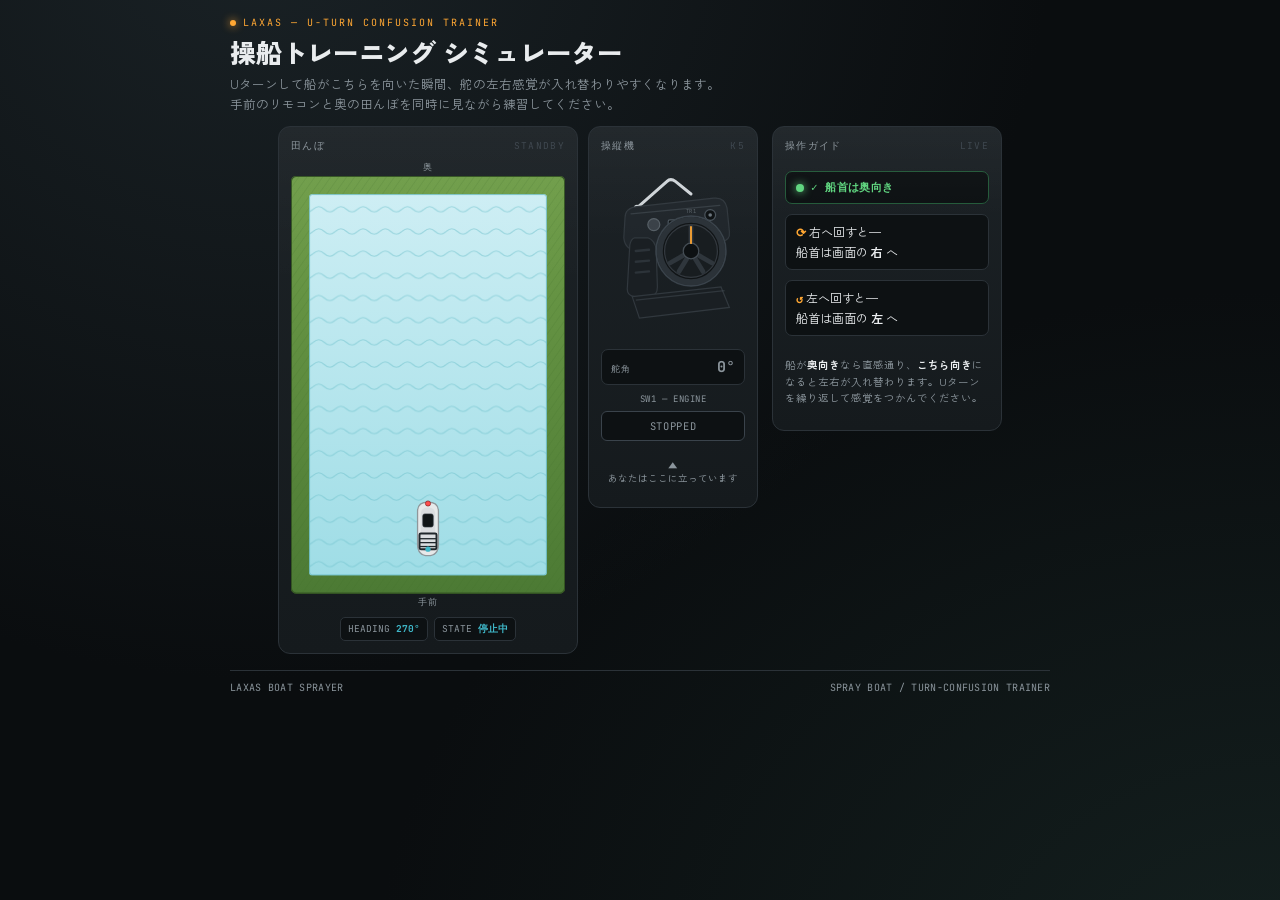
<file: tanbo-steering-training-v2.html>
<!DOCTYPE html>
<html lang="ja">
<head>
<meta charset="UTF-8">
<meta name="viewport" content="width=device-width, initial-scale=1.0, viewport-fit=cover">
<title>操船トレーニング | Uターン混乱対策シミュレーター</title>
<script>
  // Embedded in an iframe (e.g. the product site) → hug content height instead
  // of forcing a full viewport height; the parent page measures and sizes us.
  if (window.self !== window.top) {
    document.documentElement.classList.add('is-embedded');
  }
</script>
<link rel="preconnect" href="https://fonts.googleapis.com">
<link href="https://fonts.googleapis.com/css2?family=Zen+Kaku+Gothic+New:wght@400;500;700;900&family=JetBrains+Mono:wght@400;500;700&display=swap" rel="stylesheet">
<style>
  :root{
    --bg-deep:#0a0d0f;
    --bg-panel:#151a1d;
    --bg-panel-alt:#1c2226;
    --border:#2b3238;
    --border-bright:#3a434b;
    --text-1:#e9ecee;
    --text-2:#8b959c;
    --amber:#ffa733;
    --warn:#ff6b5e;
    --safe:#5fd67f;
    --teal:#3fb8c9;
  }
  *{box-sizing:border-box;}
  html,body{margin:0;padding:0;}
  body{
    background:
      radial-gradient(ellipse at 20% -10%, #1a2226 0%, transparent 55%),
      radial-gradient(ellipse at 100% 110%, #14201f 0%, transparent 50%),
      var(--bg-deep);
    color:var(--text-1);
    font-family:'Zen Kaku Gothic New', sans-serif;
    min-height:100dvh;
    display:flex;
    flex-direction:column;
    align-items:center;
    padding:16px 12px 24px;
  }
  html.is-embedded, html.is-embedded body{ min-height:0; height:auto; }
  .mono{ font-family:'JetBrains Mono', ui-monospace, monospace; }

  header{ width:100%; max-width:820px; margin-bottom:12px; }
  .eyebrow{
    font-family:'JetBrains Mono', monospace;
    font-size:10px; letter-spacing:0.2em; color:var(--amber);
    text-transform:uppercase; display:flex; align-items:center; gap:7px; margin-bottom:4px;
  }
  .eyebrow::before{ content:""; width:6px;height:6px;border-radius:50%; background:var(--amber); box-shadow:0 0 8px var(--amber); }
  h1{ font-size:clamp(18px,4vw,26px); font-weight:900; margin:0 0 4px; letter-spacing:-0.01em; }
  header p{ color:var(--text-2); font-size:12.5px; margin:0; line-height:1.6; max-width:70ch; }
  header p b{ color:var(--text-1); }

  .stage{
    width:100%; max-width:820px;
    display:flex; flex-direction:column; align-items:center; gap:14px;
  }
  @media (min-width:860px){
    .stage{ flex-direction:row; align-items:flex-start; justify-content:center; }
  }

  .main-col{ width:100%; max-width:480px; display:flex; flex-direction:column; gap:14px; }
  .guide-panel{ width:100%; max-width:480px; }
  @media (min-width:860px){
    .guide-panel{ width:230px; max-width:230px; flex:0 0 230px; }
  }

  .operator-row{ display:flex; flex-direction:row; gap:10px; width:100%; align-items:stretch; }

  .panel{
    background:linear-gradient(180deg, var(--bg-panel-alt), var(--bg-panel));
    border:1px solid var(--border); border-radius:12px; padding:12px; position:relative; overflow:hidden;
  }
  .panel::before{ content:""; position:absolute; inset:0; background:linear-gradient(180deg, rgba(255,255,255,0.03), transparent 30%); pointer-events:none; }
  .panel-label{
    font-family:'JetBrains Mono', monospace; font-size:9.5px; letter-spacing:0.14em; color:var(--text-2);
    text-transform:uppercase; display:flex; justify-content:space-between; margin-bottom:8px;
  }
  .panel-label span:last-child{ color:var(--border-bright); }

  /* field column */
  .field-col{ flex:1 1 58%; min-width:0; display:flex; flex-direction:column; }
  .field-col .panel{ display:flex; flex-direction:column; flex:1; }
  .edge-label{ text-align:center; font-size:9px; letter-spacing:0.16em; color:var(--text-2); }
  #pondSvg{ width:100%; height:auto; display:block; margin:2px auto; }
  .compass{ display:flex; gap:6px; margin-top:8px; flex-wrap:wrap; justify-content:center; }
  .compass .chip{
    font-family:'JetBrains Mono', monospace; font-size:9.5px; color:var(--text-2);
    background:#0d1113; border:1px solid var(--border); padding:4px 7px; border-radius:5px;
  }
  .compass .chip b{ color:var(--teal); font-weight:700; }

  /* remote column */
  .remote-col{ flex:0 0 38%; max-width:170px; }
  .remote-wrap{ display:flex; flex-direction:column; align-items:center; gap:8px; }
  #wheel{ cursor:grab; touch-action:none; }
  #wheel:active{ cursor:grabbing; }
  #remoteSvg{ width:100%; height:auto; }

  .readout{
    width:100%; background:#0d1113; border:1px solid var(--border); border-radius:7px; padding:7px 9px;
    display:flex; justify-content:space-between; align-items:baseline; font-family:'JetBrains Mono', monospace;
  }
  .readout .k{ font-size:8.5px; color:var(--text-2); letter-spacing:0.08em; }
  .readout .v{ font-size:15px; color:var(--amber); font-weight:700; }
  .readout .v.zero{ color:var(--text-2); }

  .switch-row{ width:100%; display:flex; flex-direction:column; align-items:center; gap:6px; }
  .switch-label{ font-family:'JetBrains Mono', monospace; font-size:9px; color:var(--text-2); letter-spacing:0.06em; }
  #engineBtn{
    font-family:'JetBrains Mono', monospace; font-size:10.5px; letter-spacing:0.06em;
    background:#0d1113; border:1px solid var(--border-bright); color:var(--text-2);
    padding:7px 12px; border-radius:6px; cursor:pointer; transition:all .15s ease; width:100%;
  }
  #engineBtn.on{
    background:linear-gradient(180deg,#2a4a1f,#1c3315); border-color:#5b9a3f; color:#a9e88a;
    box-shadow:0 0 14px rgba(90,180,60,0.25) inset;
  }
  #engineBtn:hover{ border-color:var(--amber); }
  .stand-caption{ font-size:9.5px; color:var(--text-2); text-align:center; line-height:1.4; }
  .stand-caption b{ color:var(--amber); font-weight:500; }

  /* guide panel */
  .guide-panel .panel{ display:flex; flex-direction:column; gap:10px; }
  .badge{
    display:flex; align-items:center; gap:7px;
    font-family:'JetBrains Mono', monospace; font-size:11px; font-weight:700; letter-spacing:0.03em;
    padding:8px 10px; border-radius:7px; border:1px solid var(--border);
    background:#0d1113;
  }
  .badge .dot{ width:8px; height:8px; border-radius:50%; flex-shrink:0; }
  .badge.toward{ border-color:#5a2f28; color:var(--warn); }
  .badge.toward .dot{ background:var(--warn); box-shadow:0 0 8px var(--warn); }
  .badge.away{ border-color:#245a3a; color:var(--safe); }
  .badge.away .dot{ background:var(--safe); box-shadow:0 0 8px var(--safe); }
  .badge.side{ border-color:var(--border-bright); color:var(--text-2); }
  .badge.side .dot{ background:var(--text-2); }

  .guide-line{
    font-size:12px; line-height:1.55; padding:8px 10px; border-radius:7px;
    background:#0d1113; border:1px solid var(--border);
  }
  .guide-line .arrow{ font-family:'JetBrains Mono', monospace; color:var(--amber); font-weight:700; }
  .guide-line .dir{ font-weight:700; color:var(--text-1); }
  .guide-note{ font-size:10.5px; color:var(--text-2); line-height:1.6; }
  .guide-note b{ color:var(--text-1); }

  footer{
    width:100%; max-width:820px; margin-top:16px; font-size:10px; color:var(--text-2);
    font-family:'JetBrains Mono', monospace; letter-spacing:0.03em;
    display:flex; justify-content:space-between; border-top:1px solid var(--border); padding-top:10px;
  }
</style>
</head>
<body>

<header>
  <div class="eyebrow">LAXAS &mdash; U-turn Confusion Trainer</div>
  <h1>操船トレーニング シミュレーター</h1>
  <p>Uターンして船がこちらを向いた瞬間、舵の左右感覚が入れ替わりやすくなります。手前のリモコンと奥の田んぼを同時に見ながら練習してください。</p>
</header>

<div class="stage">

  <div class="main-col">
    <div class="operator-row">

      <!-- FIELD -->
      <div class="field-col">
        <div class="panel">
          <div class="panel-label"><span>田んぼ</span><span id="statusLabel">STANDBY</span></div>
          <div class="edge-label mono">奥</div>
          <svg id="pondSvg" viewBox="0 0 420 640" preserveAspectRatio="xMidYMid meet">
            <defs>
              <linearGradient id="leveeGrad" x1="0" y1="0" x2="0" y2="1">
                <stop offset="0%" stop-color="#6f9d49"/>
                <stop offset="100%" stop-color="#4c7a34"/>
              </linearGradient>
              <linearGradient id="waterGrad" x1="0" y1="0" x2="0" y2="1">
                <stop offset="0%" stop-color="#cdeef4"/>
                <stop offset="100%" stop-color="#9fdde6"/>
              </linearGradient>
              <pattern id="ripple" width="34" height="34" patternUnits="userSpaceOnUse">
                <path d="M0 17 Q8.5 9 17 17 T34 17" fill="none" stroke="#6fc0cc" stroke-width="1.6" opacity="0.55"/>
              </pattern>
              <pattern id="grassTex" width="10" height="10" patternUnits="userSpaceOnUse" patternTransform="rotate(35)">
                <line x1="0" y1="0" x2="0" y2="10" stroke="#3f6b28" stroke-width="1.4" opacity="0.35"/>
              </pattern>
            </defs>

            <rect x="0" y="0" width="420" height="640" rx="8" fill="url(#leveeGrad)"/>
            <rect x="0" y="0" width="420" height="640" rx="8" fill="url(#grassTex)"/>
            <rect x="0.5" y="0.5" width="419" height="639" rx="8" fill="none" stroke="#345522" stroke-width="2"/>

            <rect id="waterRect" x="28" y="28" width="364" height="584" rx="4" fill="url(#waterGrad)"/>
            <rect x="28" y="28" width="364" height="584" rx="4" fill="url(#ripple)"/>
            <rect x="28.5" y="28.5" width="363" height="583" rx="4" fill="none" stroke="#5fb6c2" stroke-width="1.5" opacity="0.7"/>

            <g id="wake"></g>

            <!-- BOAT (top-down). Local +x = bow (red tip). Group rotation = heading, matching the movement vector exactly. -->
            <g id="boatGroup">
              <g transform="translate(0,0)">
                <path d="M-40 0 Q-40 -16 -22 -16 L28 -16 Q42 -16 42 0 Q42 16 28 16 L-22 16 Q-40 16 -40 0 Z"
                      fill="#e7e9ea" stroke="#8f979b" stroke-width="2"/>
                <path d="M-34 0 Q-34 -11 -22 -11 L24 -11 Q34 -11 34 0 Q34 11 24 11 L-22 11 Q-34 11 -34 0 Z"
                      fill="#d3d6d8" opacity="0.6"/>
                <rect x="4" y="-8" width="20" height="16" rx="3" fill="#111517" stroke="#2b3238"/>
                <rect x="-30" y="-13" width="24" height="26" rx="2" fill="none" stroke="#20262b" stroke-width="3"/>
                <line x1="-26" y1="-13" x2="-26" y2="13" stroke="#20262b" stroke-width="2"/>
                <line x1="-20" y1="-13" x2="-20" y2="13" stroke="#20262b" stroke-width="2"/>
                <line x1="-14" y1="-13" x2="-14" y2="13" stroke="#20262b" stroke-width="2"/>
                <circle cx="-30" cy="0" r="4" fill="var(--teal)"/>
                <!-- bow tip marker: this point defines forward, and the movement calc uses this exact same heading -->
                <circle cx="40" cy="0" r="4" fill="#ff4d4d" stroke="#7a1f1f" stroke-width="1"/>
              </g>
            </g>
          </svg>
          <div class="edge-label mono">手前</div>

          <div class="compass">
            <div class="chip">HEADING <b class="mono" id="headingReadout">0&deg;</b></div>
            <div class="chip">STATE <b class="mono" id="stateReadout">停止中</b></div>
          </div>
        </div>
      </div>

      <!-- REMOTE -->
      <div class="remote-col">
        <div class="panel">
          <div class="panel-label"><span>操縦機</span><span>K5</span></div>
          <div class="remote-wrap">
            <svg id="remoteSvg" viewBox="0 0 240 300">
              <path d="M60 78 L110 34 Q116 28 124 34 L150 55" stroke="#cfd4d8" stroke-width="5" fill="none" stroke-linecap="round"/>
              <circle cx="60" cy="78" r="5" fill="#cfd4d8"/>
              <path d="M40 95 Q40 78 60 76 L188 62 Q206 60 210 78 L214 118 Q216 132 200 135 L64 150 Q40 150 38 128 Z"
                    fill="#20262b" stroke="#31383e" stroke-width="2"/>
              <path d="M50 88 L198 74" stroke="#454e55" stroke-width="2" stroke-linecap="round" opacity="0.6"/>
              <circle cx="182" cy="90" r="9" fill="#0d1113" stroke="#4a545c" stroke-width="2"/>
              <circle cx="182" cy="90" r="3" fill="#6a747c"/>
              <rect x="112" y="98" width="16" height="24" rx="3" fill="#0d1113" stroke="#4a545c" stroke-width="2"/>
              <circle cx="120" cy="106" r="3" fill="var(--amber)"/>
              <circle cx="88" cy="106" r="10" fill="#3a4148" stroke="#565f66" stroke-width="2"/>
              <path d="M56 128 Q50 130 48 140 L44 210 Q42 224 56 226 L82 226 Q94 224 94 210 L92 148 Q90 132 78 128 Z"
                    fill="#1a1f23" stroke="#31383e" stroke-width="2"/>
              <path d="M58 150 L80 148 M58 168 L80 166 M58 186 L80 184" stroke="#2c3339" stroke-width="4" stroke-linecap="round"/>
              <path d="M52 226 L200 210 L214 244 L64 262 Z" fill="#1a1f23" stroke="#31383e" stroke-width="2"/>
              <path d="M58 232 L206 216" stroke="#454e55" stroke-width="2" opacity="0.5"/>

              <g id="wheel" transform="translate(150,150)">
                <circle r="58" fill="#101416" stroke="#3a434b" stroke-width="3"/>
                <circle r="52" fill="none" stroke="#2b3238" stroke-width="10"/>
                <g id="wheelSpokes">
                  <circle r="44" fill="#181d20" stroke="#33393f" stroke-width="2"/>
                  <g stroke="#2f363c" stroke-width="8" stroke-linecap="round">
                    <line x1="0" y1="-40" x2="0" y2="-14"/>
                    <line x1="35" y1="20" x2="12" y2="7"/>
                    <line x1="-35" y1="20" x2="-12" y2="7"/>
                    <line x1="20" y1="34" x2="7" y2="13"/>
                    <line x1="-20" y1="34" x2="-7" y2="13"/>
                  </g>
                  <circle r="13" fill="#0d1113" stroke="#454e55" stroke-width="2"/>
                  <line x1="0" y1="-13" x2="0" y2="-40" stroke="var(--amber)" stroke-width="3" stroke-linecap="round"/>
                </g>
                <text x="0" y="-64" text-anchor="middle" fill="#5c656b" font-family="JetBrains Mono, monospace" font-size="9" letter-spacing="1">TR1</text>
              </g>
            </svg>

            <div class="readout">
              <span class="k">舵角</span>
              <span class="v mono" id="angleReadout">0&deg;</span>
            </div>

            <div class="switch-row">
              <span class="switch-label">SW1 &mdash; ENGINE</span>
              <button id="engineBtn">STOPPED</button>
            </div>

            <p class="stand-caption">&#9650;<br>あなたはここに立っています</p>
          </div>
        </div>
      </div>

    </div>
  </div>

  <!-- LIVE GUIDE -->
  <div class="guide-panel">
    <div class="panel">
      <div class="panel-label"><span>操作ガイド</span><span>LIVE</span></div>

      <div class="badge" id="facingBadge">
        <span class="dot"></span><span id="facingText">判定中</span>
      </div>

      <div class="guide-line">
        <span class="arrow">&#10227;</span> 右へ回すと&mdash;<br>
        船首は画面の <span class="dir" id="rightEffect">&mdash;</span> へ
      </div>
      <div class="guide-line">
        <span class="arrow">&#8634;</span> 左へ回すと&mdash;<br>
        船首は画面の <span class="dir" id="leftEffect">&mdash;</span> へ
      </div>

      <p class="guide-note">
        船が<b>奥向き</b>なら直感通り、<b>こちら向き</b>になると左右が入れ替わります。Uターンを繰り返して感覚をつかんでください。
      </p>
    </div>
  </div>

</div>

<footer>
  <span>LAXAS BOAT SPRAYER</span>
  <span>SPRAY BOAT / TURN-CONFUSION TRAINER</span>
</footer>

<script>
(function(){
  const wheel = document.getElementById('wheel');
  const boatGroup = document.getElementById('boatGroup');
  const wake = document.getElementById('wake');
  const angleReadout = document.getElementById('angleReadout');
  const headingReadout = document.getElementById('headingReadout');
  const stateReadout = document.getElementById('stateReadout');
  const statusLabel = document.getElementById('statusLabel');
  const engineBtn = document.getElementById('engineBtn');
  const facingBadge = document.getElementById('facingBadge');
  const facingText = document.getElementById('facingText');
  const rightEffect = document.getElementById('rightEffect');
  const leftEffect = document.getElementById('leftEffect');

  const MAX_ANGLE = 75;
  const TURN_GAIN = 0.9;
  const SPEED = 55;

  const WX = 28, WY = 28, WW = 364, WH = 584;
  const MX = 56, MY = 46;

  let wheelAngle = 0;
  let dragging = false;
  let boat = { x: WX + WW/2, y: WY + WH - 70, heading: 270 };
  let engineOn = false;
  let trail = [];
  let lastT = performance.now();

  function wheelCenter(){
    const r = wheel.getBoundingClientRect();
    return { x: r.left + r.width/2, y: r.top + r.height/2 };
  }
  function angleFromEvent(e){
    const c = wheelCenter();
    const px = (e.touches ? e.touches[0].clientX : e.clientX) - c.x;
    const py = (e.touches ? e.touches[0].clientY : e.clientY) - c.y;
    let deg = Math.atan2(px, -py) * 180 / Math.PI;
    if (deg > 180) deg -= 360;
    return Math.max(-MAX_ANGLE, Math.min(MAX_ANGLE, deg));
  }
  function setWheelAngle(a){
    wheelAngle = a;
    wheel.setAttribute('transform', `translate(150,150) rotate(${wheelAngle})`);
    const rounded = Math.round(wheelAngle);
    angleReadout.textContent = (rounded > 0 ? '+' : '') + rounded + '\u00b0';
    angleReadout.classList.toggle('zero', Math.abs(rounded) < 2);
  }
  function startDrag(e){ dragging = true; setWheelAngle(angleFromEvent(e)); e.preventDefault(); }
  function moveDrag(e){ if (!dragging) return; setWheelAngle(angleFromEvent(e)); e.preventDefault(); }
  function endDrag(){ dragging = false; }

  wheel.addEventListener('mousedown', startDrag);
  window.addEventListener('mousemove', moveDrag);
  window.addEventListener('mouseup', endDrag);
  wheel.addEventListener('touchstart', startDrag, {passive:false});
  window.addEventListener('touchmove', moveDrag, {passive:false});
  window.addEventListener('touchend', endDrag);

  engineBtn.addEventListener('click', () => {
    engineOn = !engineOn;
    engineBtn.textContent = engineOn ? 'RUNNING' : 'STOPPED';
    engineBtn.classList.toggle('on', engineOn);
    statusLabel.textContent = engineOn ? 'UNDERWAY' : 'STANDBY';
    stateReadout.textContent = engineOn ? '航行中' : '停止中';
  });

  function pushWake(x, y){
    trail.push({x, y});
    if (trail.length > 60) trail.shift();
  }
  function renderWake(){
    let html = '';
    trail.forEach((p, i) => {
      const t = i / trail.length;
      html += `<circle cx="${p.x.toFixed(1)}" cy="${p.y.toFixed(1)}" r="${(2.2*t+0.6).toFixed(1)}" fill="#2a8a96" opacity="${(0.3*t).toFixed(2)}"/>`;
    });
    wake.innerHTML = html;
  }

  function updateGuide(){
    const norm = ((boat.heading % 360) + 360) % 360;
    let cls, label;
    if (norm > 45 && norm < 135){ cls = 'toward'; label = '&#9888; 船首がこちら向き'; }
    else if (norm > 225 && norm < 315){ cls = 'away'; label = '&#10003; 船首は奥向き'; }
    else { cls = 'side'; label = '&#8596; 船首は横向き'; }
    facingBadge.className = 'badge ' + cls;
    facingText.innerHTML = label;

    const tRad = (boat.heading + 90) * Math.PI / 180;
    const rightIsScreenRight = Math.cos(tRad) >= 0;
    rightEffect.textContent = rightIsScreenRight ? '右' : '左';
    leftEffect.textContent = rightIsScreenRight ? '左' : '右';
  }

  function tick(now){
    const dt = Math.min(0.05, (now - lastT) / 1000);
    lastT = now;

    if (engineOn) {
      boat.heading += wheelAngle * TURN_GAIN * dt;
      const rad = boat.heading * Math.PI / 180;
      boat.x += Math.cos(rad) * SPEED * dt;
      boat.y += Math.sin(rad) * SPEED * dt;

      boat.x = Math.max(WX + MX, Math.min(WX + WW - MX, boat.x));
      boat.y = Math.max(WY + MY, Math.min(WY + WH - MY, boat.y));

      pushWake(boat.x, boat.y);
    }

    boatGroup.setAttribute('transform', `translate(${boat.x.toFixed(1)},${boat.y.toFixed(1)}) rotate(${boat.heading.toFixed(1)})`);
    renderWake();
    updateGuide();

    const h = Math.round(((boat.heading % 360) + 360) % 360);
    headingReadout.textContent = h + '\u00b0';

    requestAnimationFrame(tick);
  }

  setWheelAngle(0);
  boatGroup.setAttribute('transform', `translate(${boat.x},${boat.y}) rotate(${boat.heading})`);
  updateGuide();
  requestAnimationFrame(tick);
})();
</script>

<script>
(function(){
  // Report our real content height to the parent page so it can size the
  // <iframe> exactly — avoids leftover blank space below on any screen size.
  if (window.self === window.top) return;
  function sendHeight(){
    const h = Math.ceil(document.documentElement.getBoundingClientRect().height);
    parent.postMessage({ type: 'yk-iframe-resize', height: h }, '*');
  }
  if ('ResizeObserver' in window) {
    new ResizeObserver(sendHeight).observe(document.documentElement);
  }
  window.addEventListener('load', sendHeight);
  window.addEventListener('resize', sendHeight);
  sendHeight();
})();
</script>

</body>
</html>
</file>
<file: common.css>
/* ============================================================
   common.css — サイト全体で共有するスタイル (ver2 / redesign)
   (ヘッダー / フッター / ハンバーガーメニュー / トップへ戻るボタン /
    モバイル固定CTAバー / reveal演出 / 基本要素)
   ページ固有のスタイルは各HTMLの <style> 側に書く。
   ── ver2での変更点 ──
   ・デザイントークンを拡張(サーフェス階調・シャドウ・イージング・角丸)
   ・ボタン/フォーカスリング/ナビゲーションの視認性とホバー演出を強化
   ・スキップリンクを追加(キーボード操作のアクセシビリティ向上)
   ・タッチターゲット/フォーム要素の余白を44px基準に調整
============================================================ */
:root{
  --bg:#0B0C0E;
  --panel:#15171A;
  --panel-2:#1B1E22;
  --panel-3:#20232A;
  --ink:#F2F3F5;
  --ink-dim:#9AA0A6;
  --ink-faint:#858B92; /* 背景とのコントラスト比4.5:1以上を確保 */
  --accent:#FF6B1A;
  --accent-2:#FFB020;
  --blue:#5FB8FF;
  --green:#4FC97E;
  --line:rgba(236,237,239,0.12);
  --line-strong:rgba(236,237,239,0.24);
  --shadow-sm:0 2px 10px rgba(0,0,0,.28);
  --shadow-md:0 16px 40px -12px rgba(0,0,0,.55);
  --shadow-glow:0 0 0 1px rgba(255,107,26,.4),0 10px 28px -6px rgba(255,107,26,.35);
  --radius-sm:4px;
  --radius-md:10px;
  --radius-lg:18px;
  --ease-out:cubic-bezier(.16,1,.3,1);
  --ease-in-out:cubic-bezier(.65,0,.35,1);
  --display:'Noto Sans JP',sans-serif;
  --cond:'Oswald',sans-serif;
  --mono:'JetBrains Mono',monospace;
  --header-h:64px;
}
*{box-sizing:border-box;}
html{scroll-behavior:smooth;}
@media(prefers-reduced-motion:reduce){html{scroll-behavior:auto;}}
body{
  margin:0;
  background:var(--bg);
  color:var(--ink);
  font-family:var(--display);
  font-weight:400;
  line-height:1.75;
  -webkit-font-smoothing:antialiased;
  text-rendering:optimizeLegibility;
}
img{max-width:100%;display:block;}
a{color:inherit;}
.wrap{max-width:1140px;margin:0 auto;padding:0 24px;}
.eyebrow{
  font-family:var(--cond);
  text-transform:uppercase;
  letter-spacing:.18em;
  font-size:12px;
  font-weight:600;
  color:var(--accent);
}
h1,h2,h3{font-family:var(--display);font-weight:900;margin:0;letter-spacing:-0.01em;}
:focus-visible{outline:2px solid var(--blue);outline-offset:3px;border-radius:2px;}

/* ─── Skip link (キーボード操作: 本文へジャンプ) ─── */
.skip-link{
  position:fixed;top:-80px;left:16px;z-index:300;
  background:var(--accent);color:#15110A;
  font-family:var(--cond);font-weight:700;font-size:13px;letter-spacing:.04em;text-transform:uppercase;
  padding:14px 22px;border-radius:var(--radius-sm);text-decoration:none;
  transition:top .25s var(--ease-out);
  box-shadow:var(--shadow-md);
}
.skip-link:focus{top:16px;}

.btn{
  font-family:var(--cond);text-transform:uppercase;letter-spacing:.05em;font-size:13px;font-weight:600;
  padding:15px 28px;border-radius:var(--radius-sm);text-decoration:none;display:inline-block;
  min-height:44px;
  transition:transform .2s var(--ease-out),background .2s var(--ease-out),color .2s var(--ease-out),box-shadow .25s var(--ease-out),border-color .2s var(--ease-out);
}
.btn-primary{background:linear-gradient(135deg,var(--accent),var(--accent-2));color:#15110A;box-shadow:var(--shadow-sm);}
.btn-primary:hover{transform:translateY(-2px);box-shadow:var(--shadow-glow);}
.btn-primary:active{transform:translateY(0) scale(.98);box-shadow:var(--shadow-sm);}
.btn-ghost{border:1px solid var(--line-strong);color:var(--ink);}
.btn-ghost:hover{border-color:var(--ink-dim);background:rgba(236,237,239,.05);transform:translateY(-2px);}
.btn-ghost:active{transform:translateY(0);}
@media(prefers-reduced-motion:reduce){
  .btn,.btn-primary,.btn-ghost{transition:background .2s,color .2s;}
  .btn:hover,.btn:active{transform:none;}
}

/* ─── Generic section (used on sub-pages too) ─── */
section{padding:120px 0;}
.section-head{max-width:640px;margin-bottom:56px;}
.section-head h2{font-size:clamp(28px,4vw,42px);margin-top:14px;}
.section-head p{color:var(--ink-dim);margin-top:16px;font-size:16px;}

/* ─── 水面の線(航跡): 見出しの下を、ボートの航跡のような線が左から右へ走る ─── */
.section-head h2::after{
  content:'';display:block;width:160px;height:14px;margin-top:18px;
  background:url("data:image/svg+xml,%3Csvg xmlns='http://www.w3.org/2000/svg' width='160' height='14' viewBox='0 0 160 14'%3E%3Cdefs%3E%3ClinearGradient id='g' x1='0' x2='1'%3E%3Cstop offset='0' stop-color='%23FF6B1A' stop-opacity='0'/%3E%3Cstop offset='.55' stop-color='%23FF6B1A' stop-opacity='.7'/%3E%3Cstop offset='1' stop-color='%23FFB020'/%3E%3C/linearGradient%3E%3C/defs%3E%3Cpath d='M2 7 Q10 2 18 7 T34 7 T50 7 T66 7 T82 7 T98 7 T114 7 T130 7 T146 7' fill='none' stroke='url(%23g)' stroke-width='2' stroke-linecap='round'/%3E%3Cpath d='M20 11 Q40 9 60 11 T100 11 T140 10' fill='none' stroke='url(%23g)' stroke-width='1' stroke-opacity='.5' stroke-linecap='round'/%3E%3Ccircle cx='153' cy='7' r='3' fill='%23FFB020'/%3E%3C/svg%3E") no-repeat left center/160px 14px;
  clip-path:inset(0 100% 0 0);
  transition:clip-path 1.3s var(--ease-out) .35s;
}
.is-visible .section-head h2::after,
.section-head.is-visible h2::after{clip-path:inset(0 0 0 0);}
@media(prefers-reduced-motion:reduce){.section-head h2::after{clip-path:none;transition:none;}}

/* ─── Reveal animation ─── */
.reveal{opacity:0;transform:translateY(22px);transition:opacity .8s var(--ease-out),transform .8s var(--ease-out);}
.reveal.is-visible{opacity:1;transform:translateY(0);}
@media(prefers-reduced-motion:reduce){.reveal{opacity:1;transform:none;transition:none;}}

/* ============================================================
   Header / Navigation
============================================================ */
header{
  position:fixed;top:0;left:0;right:0;z-index:70;
  background:rgba(11,12,14,.82);
  backdrop-filter:blur(12px);
  -webkit-backdrop-filter:blur(12px);
  border-bottom:1px solid var(--line);
  box-shadow:0 1px 0 rgba(255,255,255,.02),0 16px 32px -20px rgba(0,0,0,.6);
}
header .wrap{display:flex;align-items:center;justify-content:space-between;height:var(--header-h);max-width:1360px;}
.logo{font-family:var(--cond);font-weight:700;letter-spacing:.04em;font-size:15px;text-decoration:none;transition:opacity .2s;}
.logo:hover{opacity:.85;}
.logo span{color:var(--accent);}
.logo{display:inline-flex;align-items:center;}
.logo img{display:block;height:30px;width:auto;}
/* メニュー項目を絞ったため、PCでもエンブレム+LAXASロゴを表示。
   横幅が狭いPC(1024〜1200px)ではロゴを少し小さくしてメニューと重ならないようにする */
@media(min-width:1024px) and (max-width:1200px){.logo img{height:24px;}nav#siteNav ul{gap:16px;}}
@media(max-width:480px){.logo img{height:26px;}}

nav#siteNav ul{display:flex;gap:22px;align-items:center;list-style:none;margin:0;padding:0;flex-wrap:wrap;}
nav#siteNav a{
  font-family:var(--cond);font-size:12.5px;letter-spacing:.04em;text-transform:uppercase;
  text-decoration:none;color:var(--ink-dim);transition:color .2s var(--ease-out);position:relative;
  padding:12px 0;white-space:nowrap;display:inline-block;
}
nav#siteNav a:hover{color:var(--ink);}
nav#siteNav a.active{color:var(--ink);}
nav#siteNav a.active::after{
  content:'';position:absolute;left:0;right:0;bottom:-6px;height:2px;
  background:linear-gradient(90deg,var(--accent),var(--accent-2));
  border-radius:2px;
}
nav#siteNav li.nav-sep{width:1px;height:20px;background:var(--line);margin:0 2px;}
/* お問い合わせはボタン表示にして目立たせる */
nav#siteNav a.nav-cta{
  padding:10px 18px;border-radius:var(--radius-sm);color:#15110A;font-weight:600;
  background:linear-gradient(135deg,var(--accent),var(--accent-2));
  transition:box-shadow .25s var(--ease-out),transform .2s var(--ease-out);
}
nav#siteNav a.nav-cta:hover{color:#15110A;box-shadow:var(--shadow-glow);}
nav#siteNav a.nav-cta.active{color:#15110A;}
nav#siteNav a.nav-cta.active::after{display:none;}

.nav-toggle{
  display:none;background:none;border:0;padding:12px;margin:-12px;cursor:pointer;
  flex-direction:column;justify-content:center;gap:5px;
  min-width:44px;min-height:44px;align-items:center;
}
.nav-toggle span{display:block;width:22px;height:2px;background:var(--ink);transition:transform .25s var(--ease-out),opacity .2s;}
.nav-toggle[aria-expanded="true"] span:nth-child(1){transform:translateY(7px) rotate(45deg);}
.nav-toggle[aria-expanded="true"] span:nth-child(2){opacity:0;}
.nav-toggle[aria-expanded="true"] span:nth-child(3){transform:translateY(-7px) rotate(-45deg);}

@media(max-width:1023px){
  .nav-toggle{display:flex;}
  nav#siteNav{
    position:fixed;top:var(--header-h);left:0;right:0;
    background:rgba(11,12,14,.98);backdrop-filter:blur(12px);
    border-bottom:1px solid var(--line);
    max-height:0;overflow:hidden;
    transition:max-height .3s var(--ease-out),opacity .25s var(--ease-out);
    opacity:0;
  }
  nav#siteNav.is-open{max-height:calc(100vh - var(--header-h));overflow-y:auto;opacity:1;}
  nav#siteNav ul{flex-direction:column;gap:0;padding:8px 0;}
  nav#siteNav li.nav-sep{display:none;}
  nav#siteNav a{display:block;padding:14px 24px;font-size:14px;min-height:44px;}
  nav#siteNav a.active::after{display:none;}
  nav#siteNav a.active{color:var(--accent);}
  nav#siteNav a.nav-cta{margin:8px 24px 12px;text-align:center;display:block;}
}

/* ============================================================
   Sub-page intro banner (simulator / color / company)
============================================================ */
.page-banner{
  padding:calc(var(--header-h) + 64px) 0 64px;
  background:linear-gradient(180deg,var(--panel) 0%,var(--bg) 100%);
  border-bottom:1px solid var(--line);
}
.page-banner .back-link{
  display:inline-flex;align-items:center;gap:8px;
  font-family:var(--cond);font-size:12px;letter-spacing:.06em;text-transform:uppercase;
  color:var(--ink-dim);text-decoration:none;margin-bottom:22px;transition:color .2s,gap .2s;
}
.page-banner .back-link:hover{color:var(--ink);gap:11px;}
.page-banner h1{font-size:clamp(26px,4.2vw,40px);margin-top:14px;line-height:1.3;}
.page-banner p.lead{color:var(--ink-dim);margin-top:16px;max-width:56ch;font-size:15.5px;}

/* ============================================================
   Footer
============================================================ */
footer{border-top:1px solid var(--line);padding:32px 0 calc(32px + env(safe-area-inset-bottom,0px));background:var(--bg);}
footer .wrap{display:flex;justify-content:space-between;align-items:center;flex-wrap:wrap;gap:12px;}
footer .f-links{display:flex;gap:20px;flex-wrap:wrap;}
footer .f-links{column-gap:24px;row-gap:0;}
footer .f-links a{
  font-family:var(--cond);font-size:13px;letter-spacing:.05em;text-transform:uppercase;
  color:var(--ink-dim);text-decoration:none;transition:color .2s;
  display:inline-flex;align-items:center;min-height:44px; /* タップしやすい高さを確保 */
}
footer .f-links a:hover{color:var(--ink);}
footer .f-logo{font-family:var(--cond);font-size:13px;letter-spacing:.06em;color:var(--ink-dim);text-decoration:none;}
footer .f-logo span{color:var(--accent);}
footer .f-logo{display:inline-flex;align-items:center;gap:14px;flex-wrap:wrap;}
footer .f-logo img{display:block;height:26px;width:auto;opacity:.9;}
footer .f-logo small{font-family:var(--display);font-size:12px;letter-spacing:.04em;color:var(--ink-dim);}
footer .copy{font-family:var(--mono);font-size:11px;color:var(--ink-faint);width:100%;padding-top:12px;border-top:1px solid var(--line);margin-top:8px;}

/* ============================================================
   Mobile CTA bar (fixed, bottom)
============================================================ */
.mobile-cta-bar{
  position:fixed;left:0;right:0;bottom:0;z-index:60;
  padding:12px 16px calc(12px + env(safe-area-inset-bottom,0px));
  background:rgba(11,12,14,.96);backdrop-filter:blur(12px);
  border-top:1px solid var(--line);
  display:none;
  transform:translateY(100%);
  transition:transform .3s var(--ease-out);
}
.mobile-cta-bar.is-visible{transform:translateY(0);}
.mobile-cta-bar a.btn{width:100%;text-align:center;}
@media(max-width:720px){
  .mobile-cta-bar{display:block;}
}

/* ============================================================
   Back-to-top button
============================================================ */
.back-to-top{
  position:fixed;right:20px;bottom:20px;z-index:55;
  width:48px;height:48px;border-radius:50%;
  background:var(--panel-2);border:1px solid var(--line-strong);color:var(--ink);
  display:flex;align-items:center;justify-content:center;
  cursor:pointer;text-decoration:none;
  opacity:0;visibility:hidden;transform:translateY(10px);
  box-shadow:var(--shadow-sm);
  transition:opacity .2s ease,transform .2s var(--ease-out),visibility .2s,bottom .2s ease,border-color .2s,box-shadow .2s;
}
.back-to-top.is-visible{opacity:1;visibility:visible;transform:translateY(0);}
.back-to-top:hover{border-color:var(--accent);box-shadow:var(--shadow-glow);}
.back-to-top svg{width:18px;height:18px;}
@media(max-width:720px){
  body.cta-bar-active .back-to-top{bottom:84px;}
}
</file>
